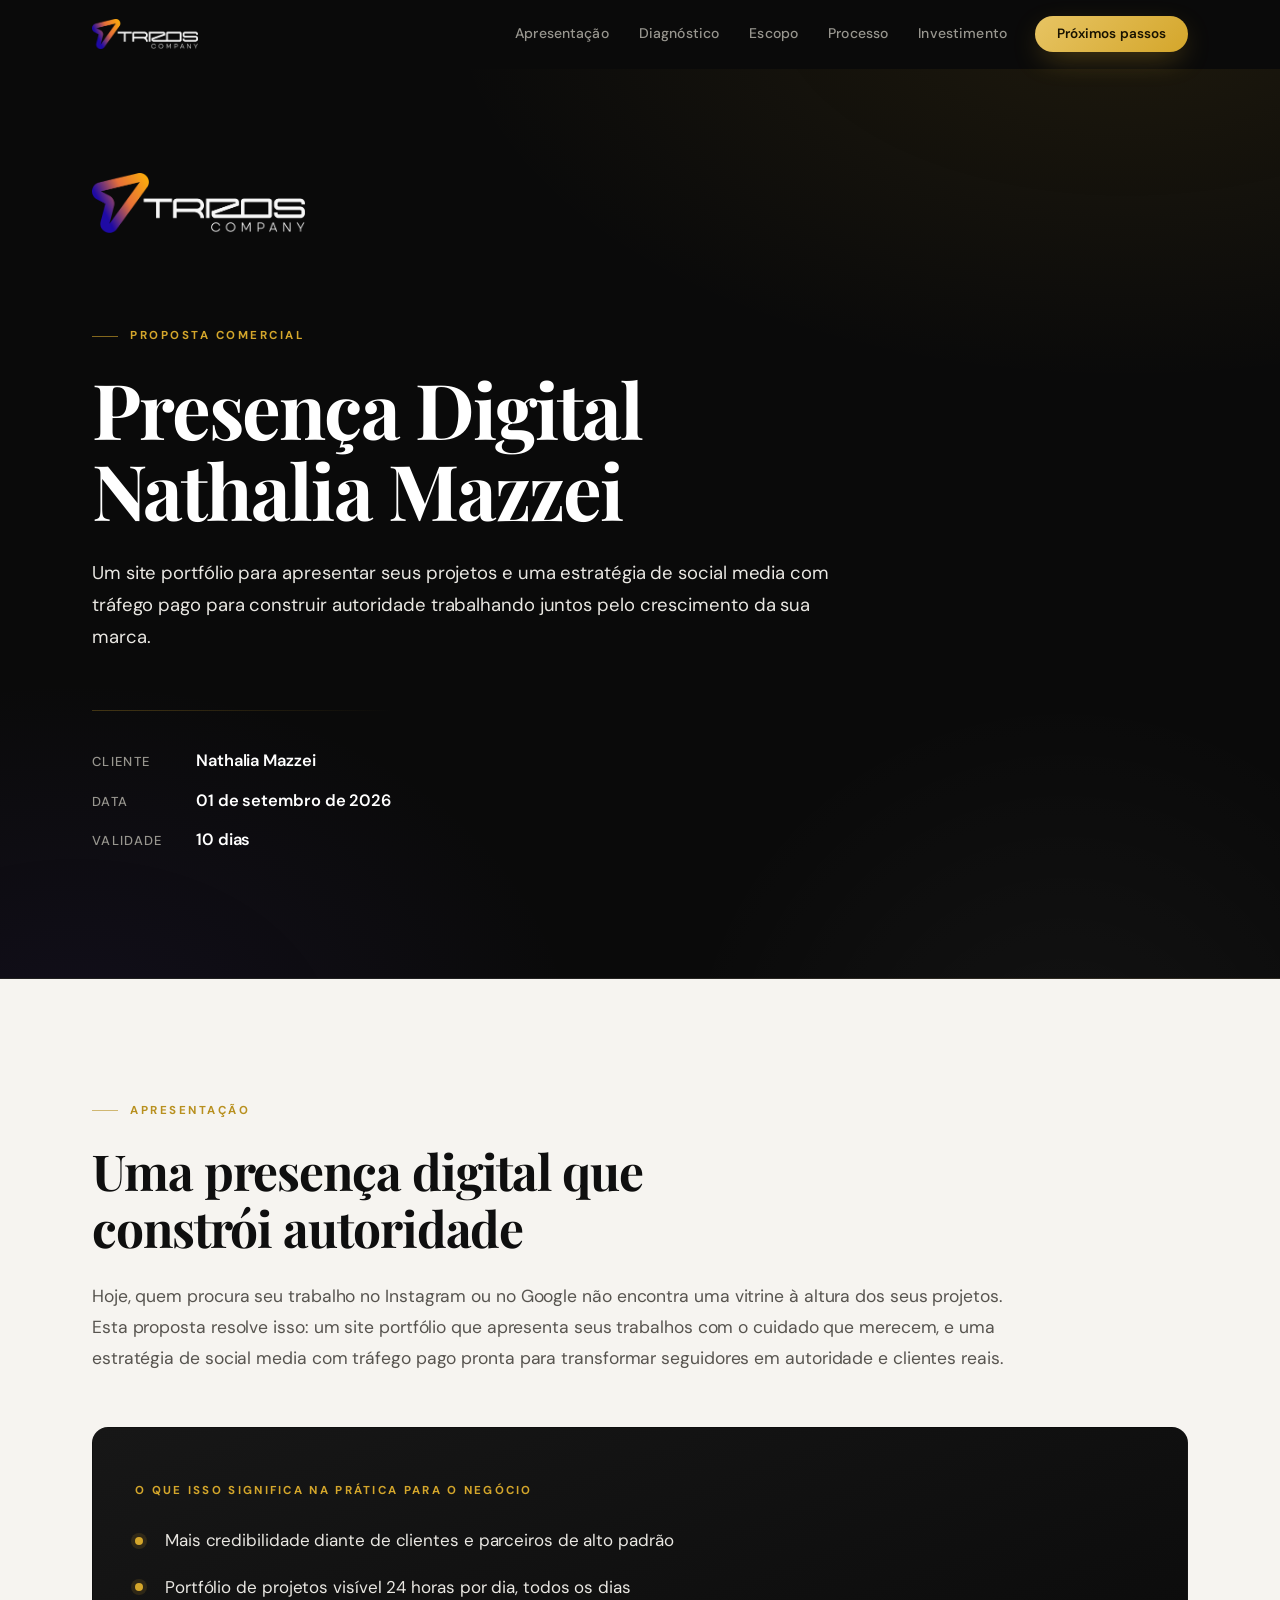
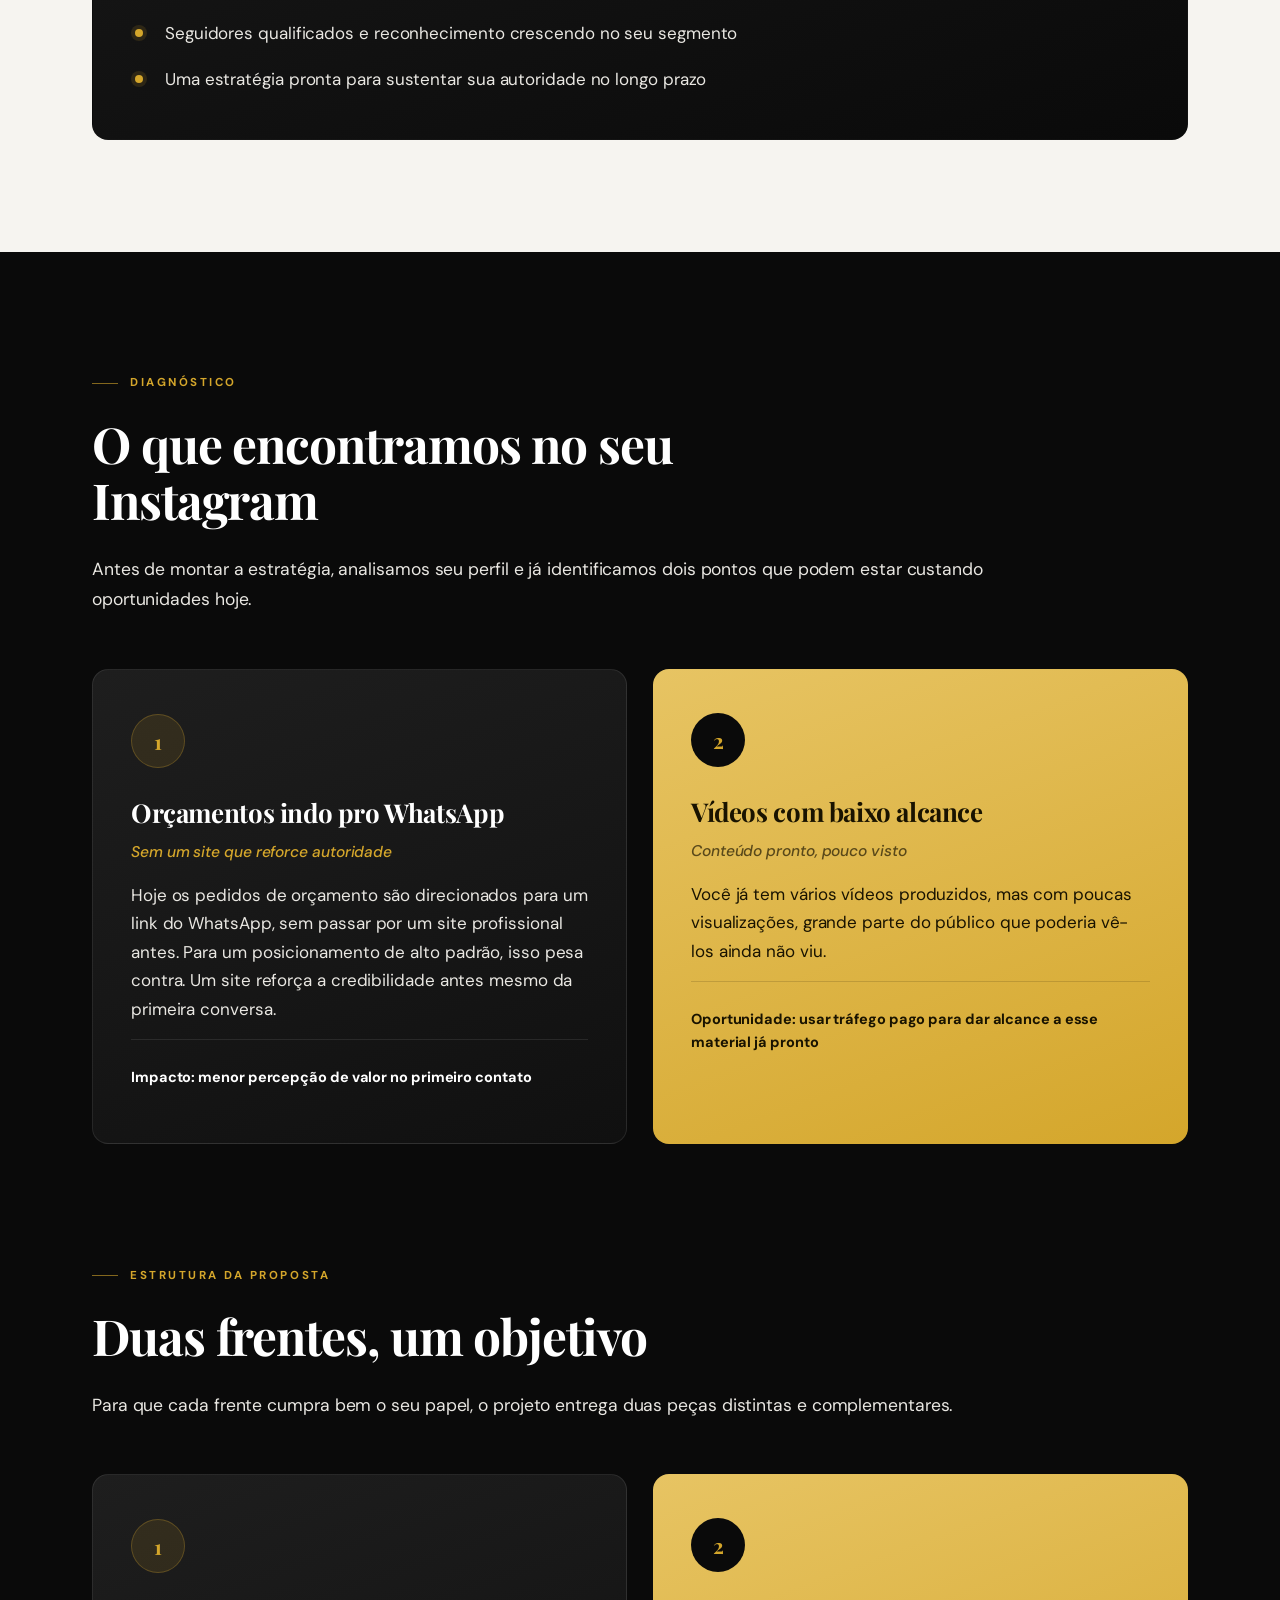
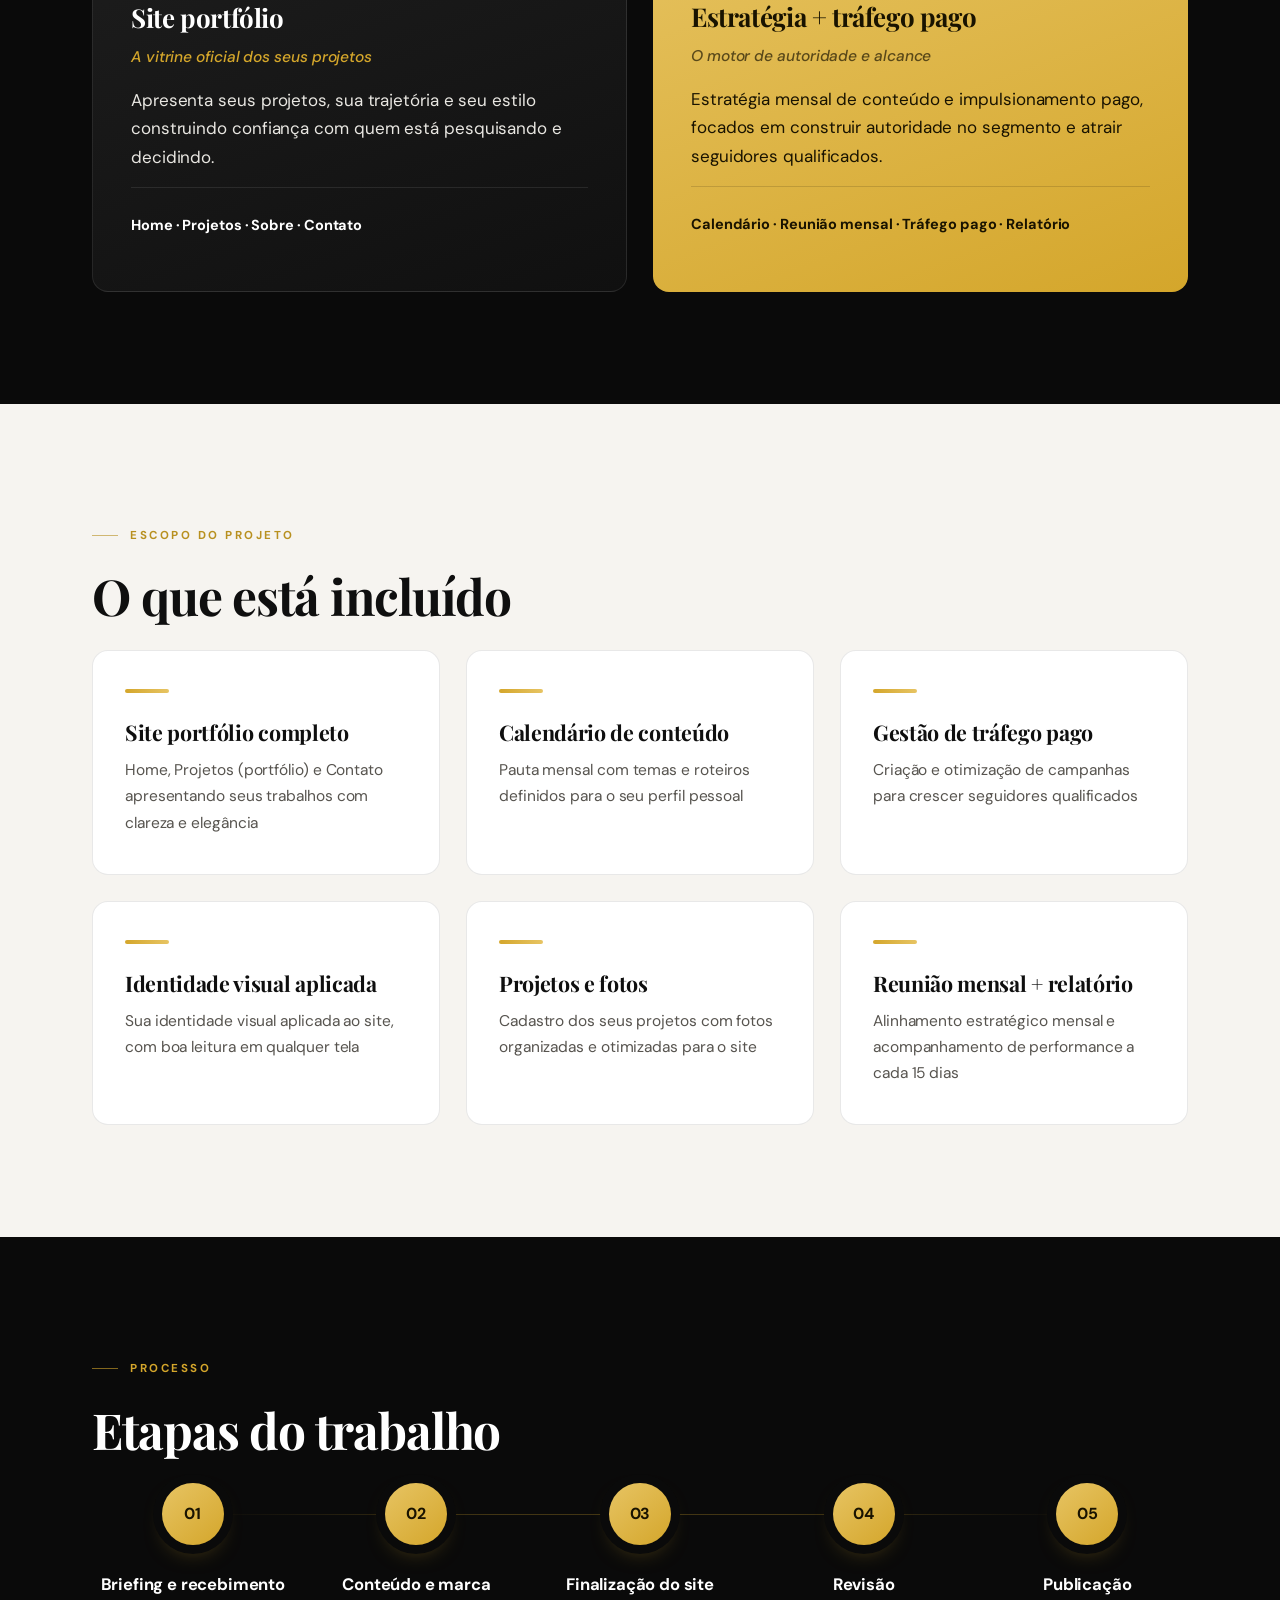
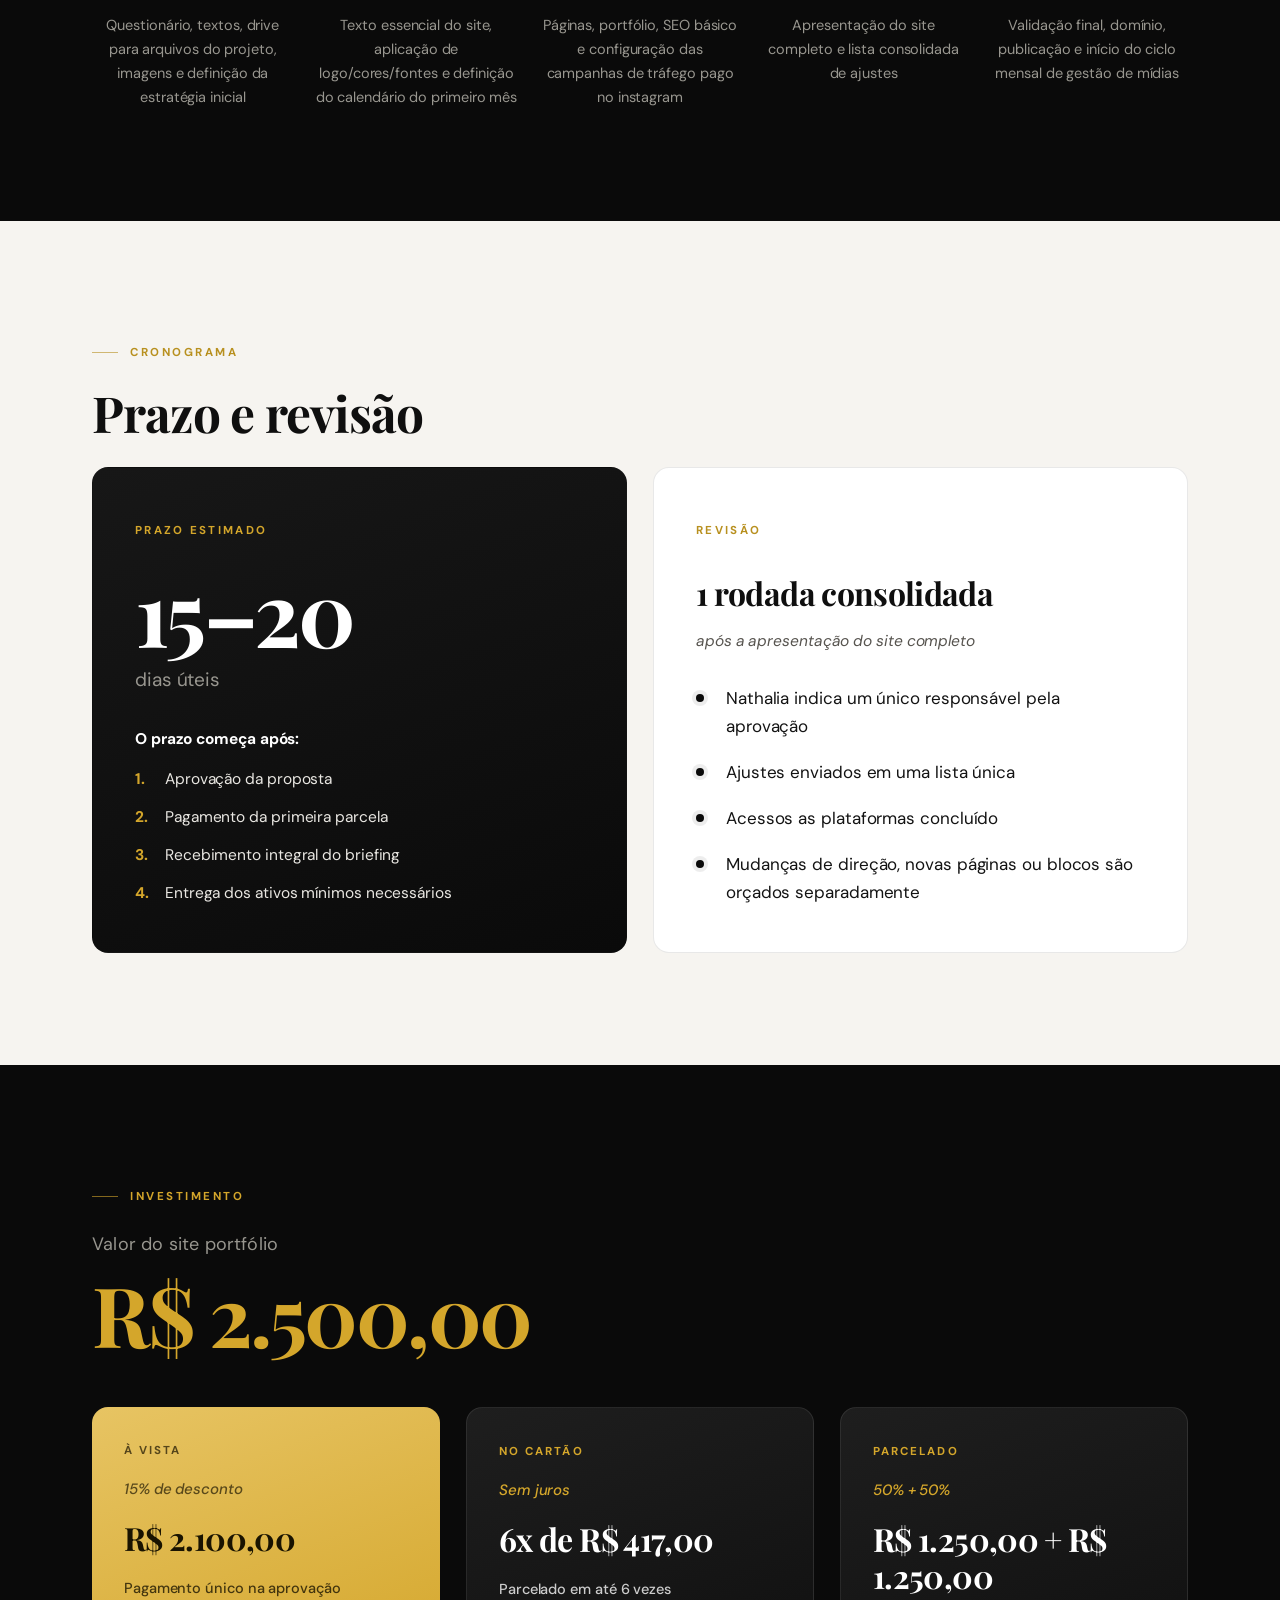
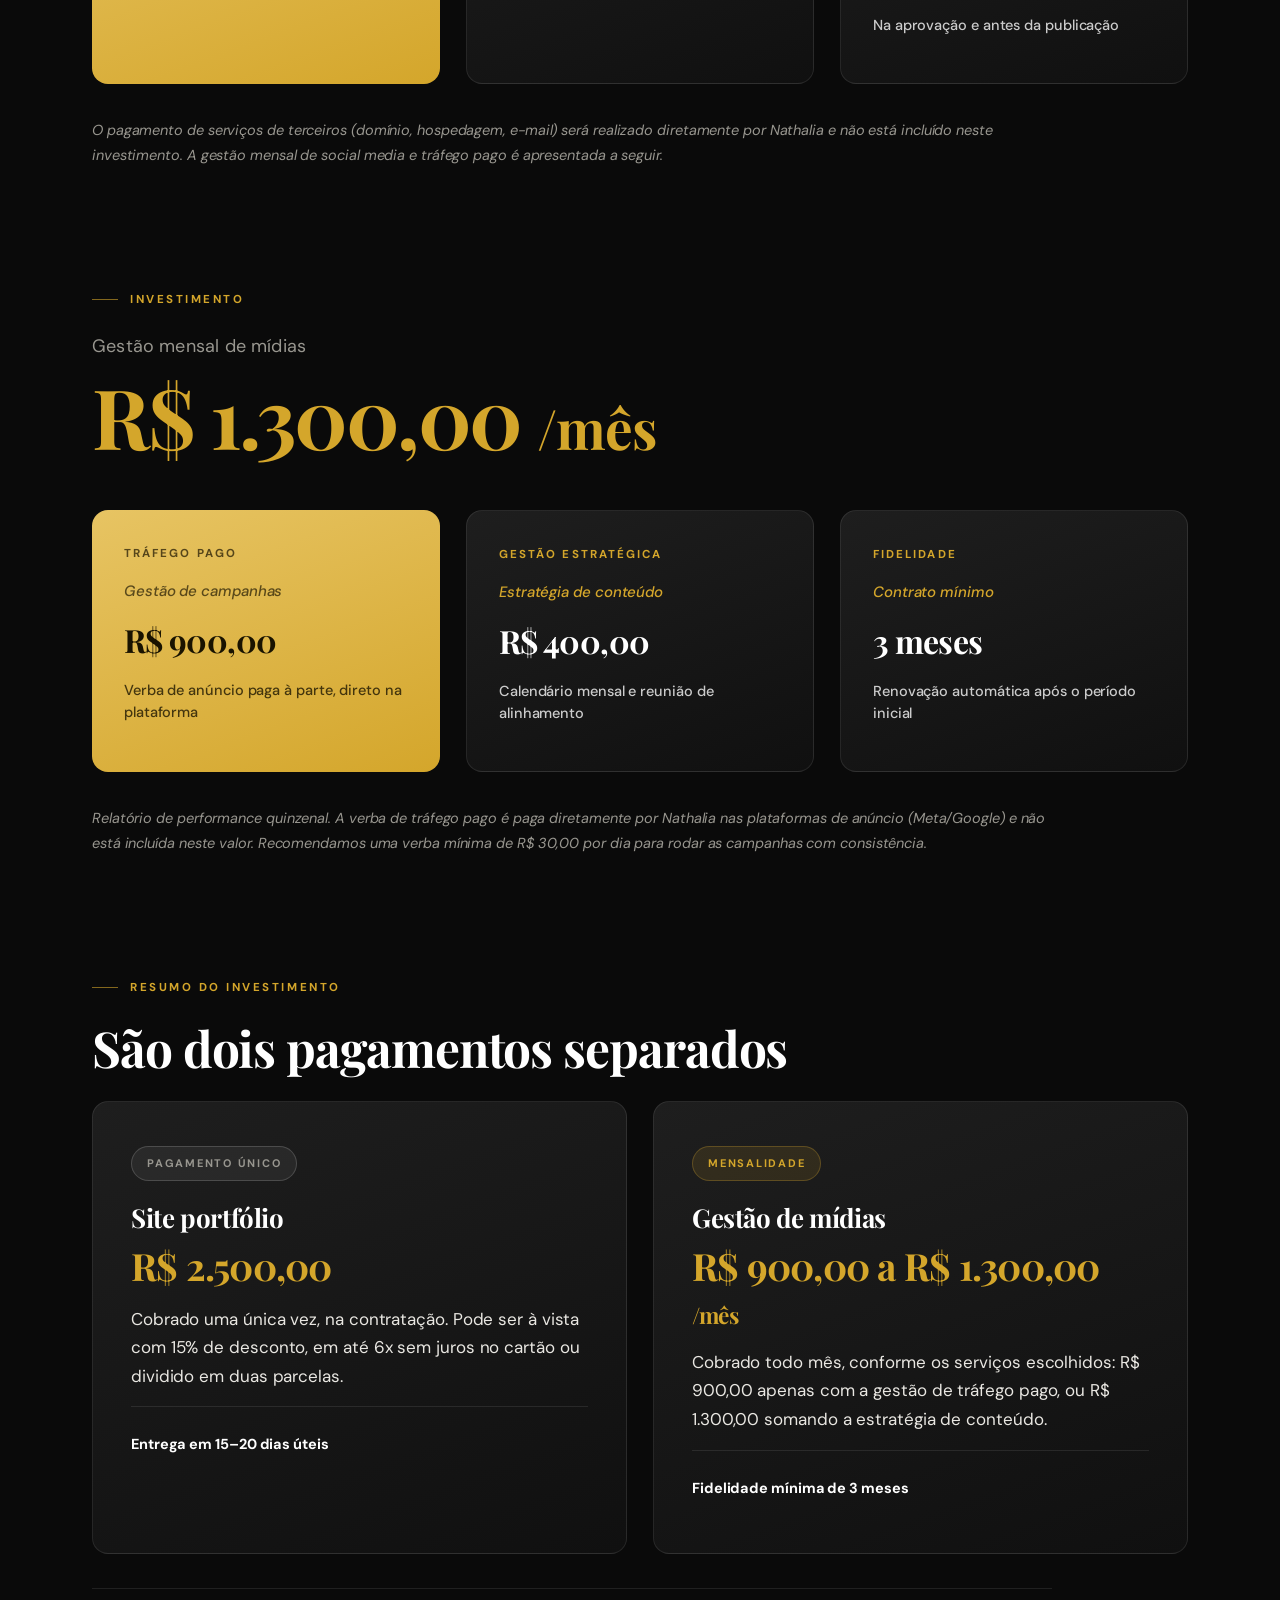
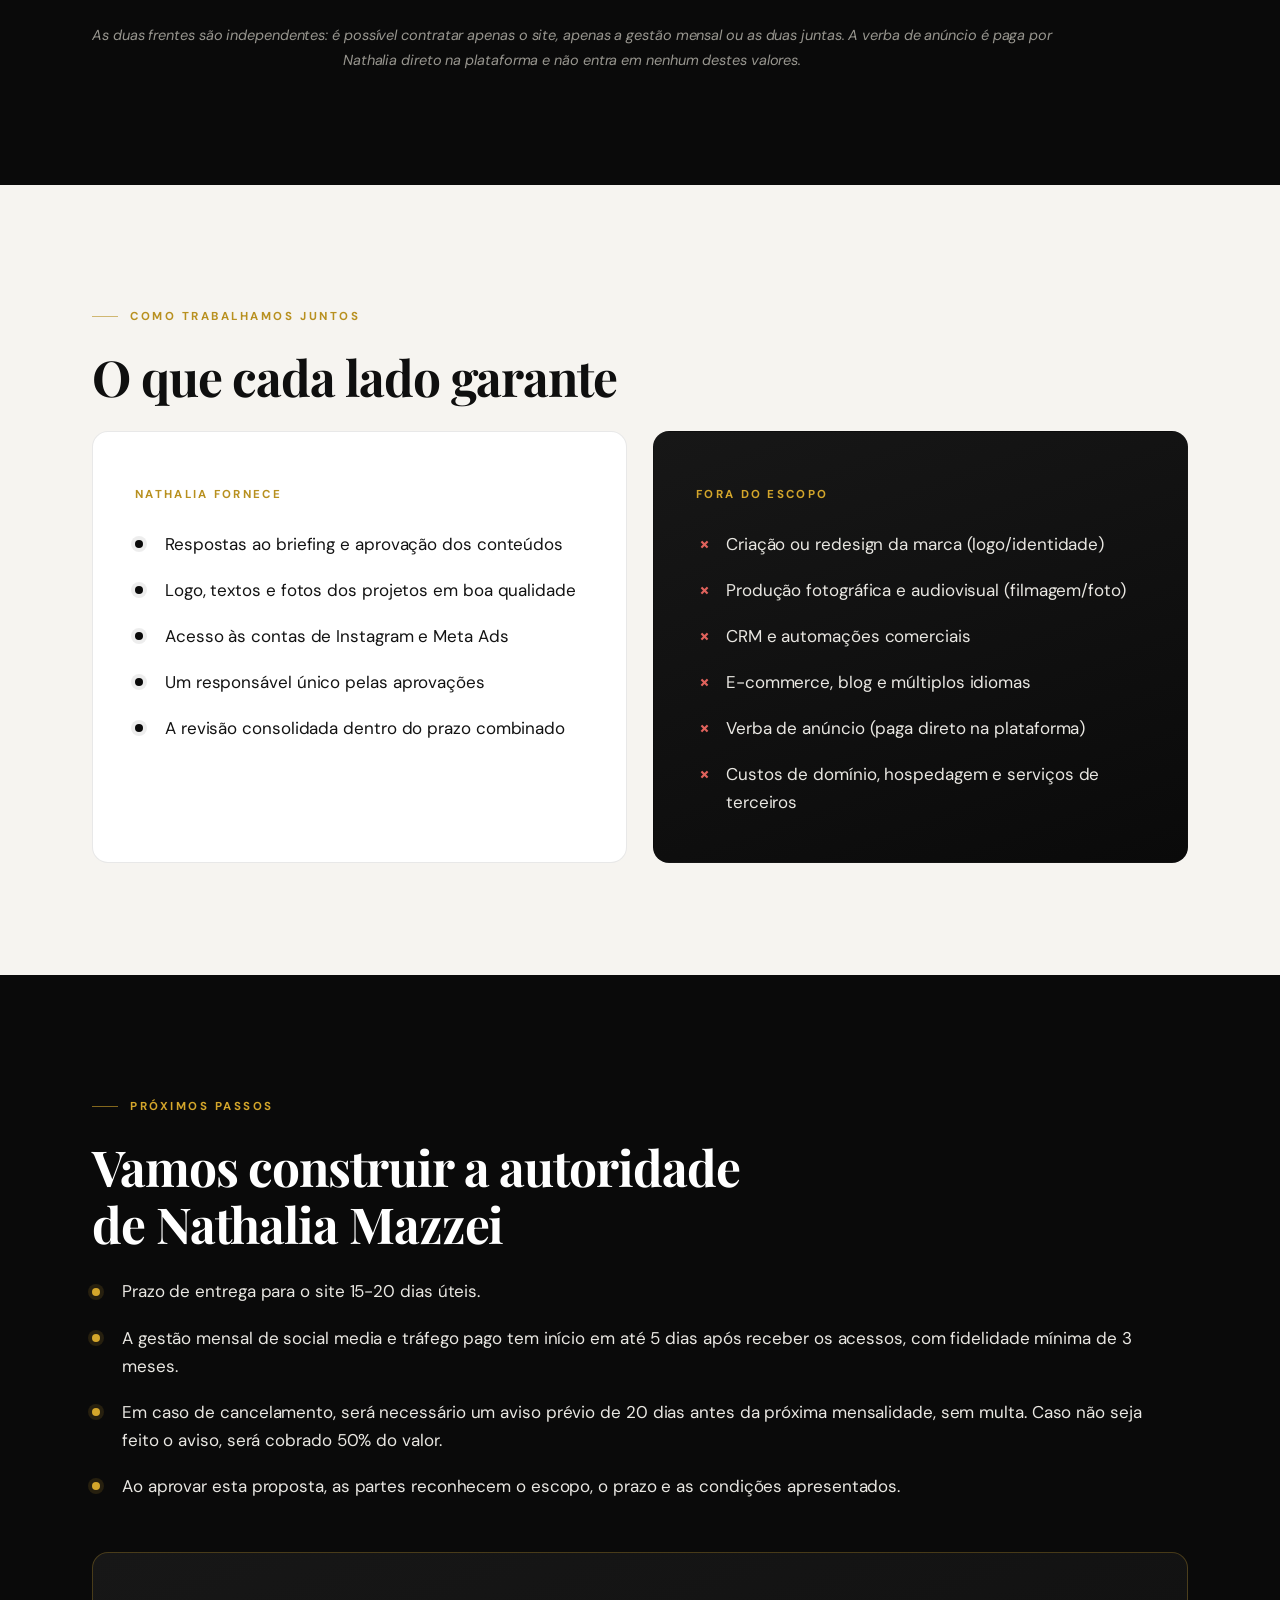
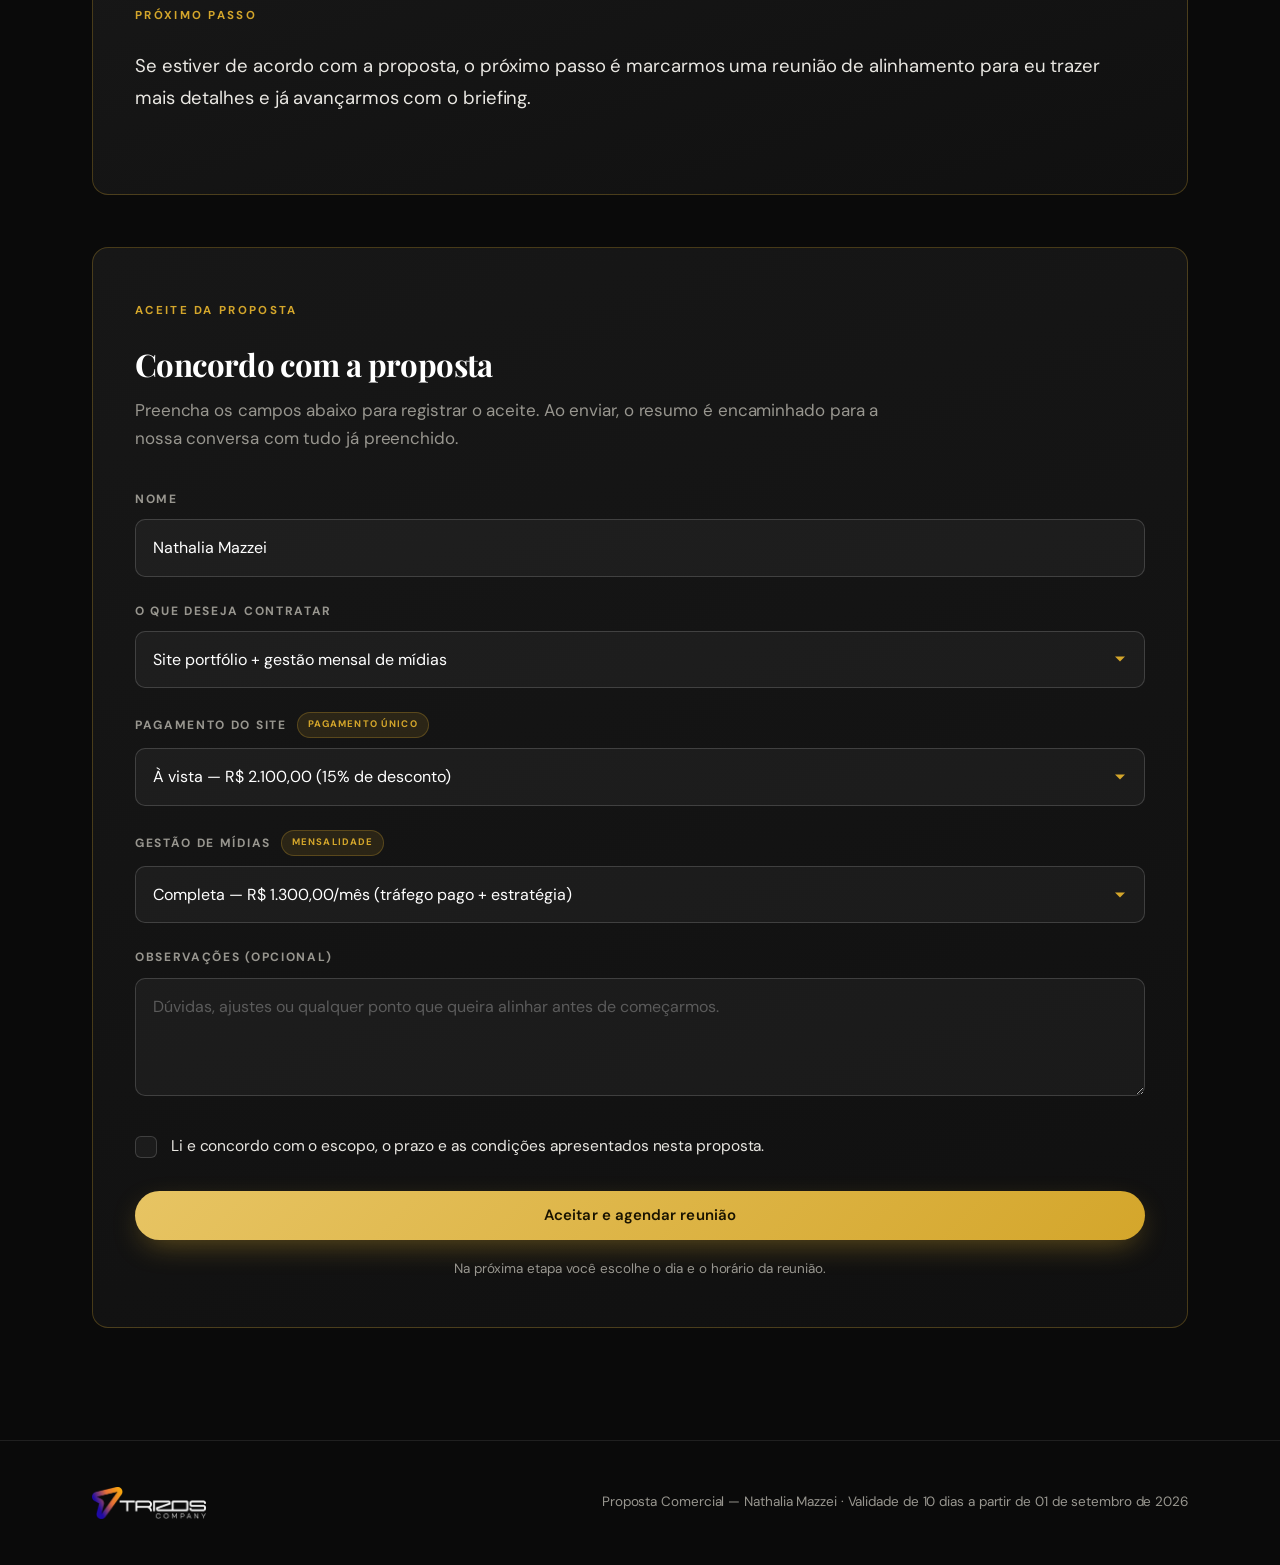
<file: index.html>
<!DOCTYPE html>
<html lang="pt-BR">
<head>
<meta charset="UTF-8">
<meta name="viewport" content="width=device-width, initial-scale=1">
<title>Proposta Comercial — Nathalia Mazzei | Trizos Company</title>
<meta name="description" content="Presença Digital Nathalia Mazzei: site portfólio e estratégia de social media com tráfego pago para construir autoridade.">
<meta property="og:title" content="Proposta Comercial — Nathalia Mazzei">
<meta property="og:description" content="Um site portfólio para apresentar seus projetos e uma estratégia de social media com tráfego pago para construir autoridade.">
<meta property="og:type" content="website">
<link rel="icon" href="assets/simbolo.png">
<link rel="preconnect" href="https://fonts.googleapis.com">
<link rel="preconnect" href="https://fonts.gstatic.com" crossorigin>
<link href="https://fonts.googleapis.com/css2?family=Playfair+Display:wght@600;700&family=DM+Sans:opsz,wght@9..40,400;9..40,500;9..40,600;9..40,700&display=swap" rel="stylesheet">
<link rel="stylesheet" href="style.css">
</head>
<body>

<!-- ======================= NAV ======================= -->
<header class="nav" id="nav">
  <div class="nav__inner">
    <a class="nav__logo" href="#topo"><img src="assets/logo-branca.png" alt="Trizos Company"></a>
    <nav class="nav__links">
      <a href="#apresentacao">Apresentação</a>
      <a href="#diagnostico">Diagnóstico</a>
      <a href="#escopo">Escopo</a>
      <a href="#processo">Processo</a>
      <a href="#investimento">Investimento</a>
    </nav>
    <a href="#proximos-passos" class="btn btn--gold btn--sm nav__cta">
      <span class="btn__long">Próximos passos</span>
      <span class="btn__short">Avançar</span>
    </a>
  </div>
</header>

<!-- ======================= CAPA ======================= -->
<section class="hero" id="topo">
  <div class="hero__glow" aria-hidden="true"></div>
  <div class="wrap">
    <img class="hero__logo" src="assets/logo-branca.png" alt="Trizos Company">
    <p class="eyebrow">Proposta Comercial</p>
    <h1 class="hero__title">Presença Digital<br>Nathalia Mazzei</h1>
    <p class="hero__lead">
      Um site portfólio para apresentar seus projetos e uma estratégia de social media
      com tráfego pago para construir autoridade trabalhando juntos pelo crescimento da sua marca.
    </p>
    <div class="hero__rule"></div>
    <dl class="hero__meta">
      <div><dt>Cliente</dt><dd>Nathalia Mazzei</dd></div>
      <div><dt>Data</dt><dd>01 de setembro de 2026</dd></div>
      <div><dt>Validade</dt><dd>10 dias</dd></div>
    </dl>
  </div>
</section>

<!-- ======================= APRESENTAÇÃO ======================= -->
<section class="sec sec--cream" id="apresentacao">
  <div class="wrap">
    <p class="eyebrow">Apresentação</p>
    <h2 class="sec__title">Uma presença digital que constrói autoridade</h2>
    <p class="sec__lead">
      Hoje, quem procura seu trabalho no Instagram ou no Google não encontra uma vitrine à altura
      dos seus projetos. Esta proposta resolve isso: um site portfólio que apresenta seus trabalhos
      com o cuidado que merecem, e uma estratégia de social media com tráfego pago pronta para
      transformar seguidores em autoridade e clientes reais.
    </p>

    <div class="panel panel--dark reveal">
      <p class="panel__label">O que isso significa na prática para o negócio</p>
      <ul class="list-dot">
        <li>Mais credibilidade diante de clientes e parceiros de alto padrão</li>
        <li>Portfólio de projetos visível 24 horas por dia, todos os dias</li>
        <li>Seguidores qualificados e reconhecimento crescendo no seu segmento</li>
        <li>Uma estratégia pronta para sustentar sua autoridade no longo prazo</li>
      </ul>
    </div>
  </div>
</section>

<!-- ======================= DIAGNÓSTICO ======================= -->
<section class="sec sec--dark" id="diagnostico">
  <div class="wrap">
    <p class="eyebrow">Diagnóstico</p>
    <h2 class="sec__title">O que encontramos no seu Instagram</h2>
    <p class="sec__lead">
      Antes de montar a estratégia, analisamos seu perfil e já identificamos dois pontos
      que podem estar custando oportunidades hoje.
    </p>

    <div class="grid grid-2">
      <article class="card card--dark reveal">
        <span class="num">1</span>
        <h3>Orçamentos indo pro WhatsApp</h3>
        <p class="card__sub">Sem um site que reforce autoridade</p>
        <p>
          Hoje os pedidos de orçamento são direcionados para um link do WhatsApp, sem passar por
          um site profissional antes. Para um posicionamento de alto padrão, isso pesa contra.
          Um site reforça a credibilidade antes mesmo da primeira conversa.
        </p>
        <p class="card__foot">Impacto: menor percepção de valor no primeiro contato</p>
      </article>

      <article class="card card--gold reveal">
        <span class="num">2</span>
        <h3>Vídeos com baixo alcance</h3>
        <p class="card__sub">Conteúdo pronto, pouco visto</p>
        <p>
          Você já tem vários vídeos produzidos, mas com poucas visualizações, grande parte do
          público que poderia vê-los ainda não viu.
        </p>
        <p class="card__foot">Oportunidade: usar tráfego pago para dar alcance a esse material já pronto</p>
      </article>
    </div>
  </div>
</section>

<!-- ======================= ESTRUTURA ======================= -->
<section class="sec sec--dark sec--tight" id="estrutura">
  <div class="wrap">
    <p class="eyebrow">Estrutura da proposta</p>
    <h2 class="sec__title">Duas frentes, um objetivo</h2>
    <p class="sec__lead">
      Para que cada frente cumpra bem o seu papel, o projeto entrega duas peças
      distintas e complementares.
    </p>

    <div class="grid grid-2">
      <article class="card card--dark reveal">
        <span class="num">1</span>
        <h3>Site portfólio</h3>
        <p class="card__sub">A vitrine oficial dos seus projetos</p>
        <p>
          Apresenta seus projetos, sua trajetória e seu estilo construindo confiança
          com quem está pesquisando e decidindo.
        </p>
        <p class="card__foot">Home · Projetos · Sobre · Contato</p>
      </article>

      <article class="card card--gold reveal">
        <span class="num">2</span>
        <h3>Estratégia + tráfego pago</h3>
        <p class="card__sub">O motor de autoridade e alcance</p>
        <p>
          Estratégia mensal de conteúdo e impulsionamento pago, focados em construir
          autoridade no segmento e atrair seguidores qualificados.
        </p>
        <p class="card__foot">Calendário · Reunião mensal · Tráfego pago · Relatório</p>
      </article>
    </div>
  </div>
</section>

<!-- ======================= ESCOPO ======================= -->
<section class="sec sec--cream" id="escopo">
  <div class="wrap">
    <p class="eyebrow">Escopo do projeto</p>
    <h2 class="sec__title">O que está incluído</h2>

    <div class="grid grid-3">
      <article class="tile reveal">
        <span class="tile__bar"></span>
        <h3>Site portfólio completo</h3>
        <p>Home, Projetos (portfólio) e Contato apresentando seus trabalhos com clareza e elegância</p>
      </article>
      <article class="tile reveal">
        <span class="tile__bar"></span>
        <h3>Calendário de conteúdo</h3>
        <p>Pauta mensal com temas e roteiros definidos para o seu perfil pessoal</p>
      </article>
      <article class="tile reveal">
        <span class="tile__bar"></span>
        <h3>Gestão de tráfego pago</h3>
        <p>Criação e otimização de campanhas para crescer seguidores qualificados</p>
      </article>
      <article class="tile reveal">
        <span class="tile__bar"></span>
        <h3>Identidade visual aplicada</h3>
        <p>Sua identidade visual aplicada ao site, com boa leitura em qualquer tela</p>
      </article>
      <article class="tile reveal">
        <span class="tile__bar"></span>
        <h3>Projetos e fotos</h3>
        <p>Cadastro dos seus projetos com fotos organizadas e otimizadas para o site</p>
      </article>
      <article class="tile reveal">
        <span class="tile__bar"></span>
        <h3>Reunião mensal + relatório</h3>
        <p>Alinhamento estratégico mensal e acompanhamento de performance a cada 15 dias</p>
      </article>
    </div>
  </div>
</section>

<!-- ======================= PROCESSO ======================= -->
<section class="sec sec--dark" id="processo">
  <div class="wrap">
    <p class="eyebrow">Processo</p>
    <h2 class="sec__title">Etapas do trabalho</h2>

    <ol class="timeline">
      <li class="reveal">
        <span class="timeline__dot">01</span>
        <h3>Briefing e recebimento</h3>
        <p>Questionário, textos, drive para arquivos do projeto, imagens e definição da estratégia inicial</p>
      </li>
      <li class="reveal">
        <span class="timeline__dot">02</span>
        <h3>Conteúdo e marca</h3>
        <p>Texto essencial do site, aplicação de logo/cores/fontes e definição do calendário do primeiro mês</p>
      </li>
      <li class="reveal">
        <span class="timeline__dot">03</span>
        <h3>Finalização do site</h3>
        <p>Páginas, portfólio, SEO básico e configuração das campanhas de tráfego pago no instagram</p>
      </li>
      <li class="reveal">
        <span class="timeline__dot">04</span>
        <h3>Revisão</h3>
        <p>Apresentação do site completo e lista consolidada de ajustes</p>
      </li>
      <li class="reveal">
        <span class="timeline__dot">05</span>
        <h3>Publicação</h3>
        <p>Validação final, domínio, publicação e início do ciclo mensal de gestão de mídias</p>
      </li>
    </ol>
  </div>
</section>

<!-- ======================= CRONOGRAMA ======================= -->
<section class="sec sec--cream" id="cronograma">
  <div class="wrap">
    <p class="eyebrow">Cronograma</p>
    <h2 class="sec__title">Prazo e revisão</h2>

    <div class="grid grid-2">
      <article class="panel panel--dark reveal">
        <p class="panel__label">Prazo estimado</p>
        <p class="bignum">15–20</p>
        <p class="bignum__unit">dias úteis</p>
        <p class="panel__sub">O prazo começa após:</p>
        <ol class="list-num">
          <li>Aprovação da proposta</li>
          <li>Pagamento da primeira parcela</li>
          <li>Recebimento integral do briefing</li>
          <li>Entrega dos ativos mínimos necessários</li>
        </ol>
      </article>

      <article class="panel panel--light reveal">
        <p class="panel__label">Revisão</p>
        <h3 class="panel__title">1 rodada consolidada</h3>
        <p class="panel__note">após a apresentação do site completo</p>
        <ul class="list-dot list-dot--ink">
          <li>Nathalia indica um único responsável pela aprovação</li>
          <li>Ajustes enviados em uma lista única</li>
          <li>Acessos as plataformas concluído</li>
          <li>Mudanças de direção, novas páginas ou blocos são orçados separadamente</li>
        </ul>
      </article>
    </div>
  </div>
</section>

<!-- ======================= INVESTIMENTO — SITE ======================= -->
<section class="sec sec--dark" id="investimento">
  <div class="wrap">
    <p class="eyebrow">Investimento</p>
    <p class="price__label">Valor do site portfólio</p>
    <p class="price">R$ 2.500,00</p>

    <div class="grid grid-3">
      <article class="card card--gold card--price reveal">
        <p class="card__kicker">À vista</p>
        <p class="card__sub">15% de desconto</p>
        <p class="card__value">R$ 2.100,00</p>
        <p class="card__foot card__foot--soft">Pagamento único na aprovação</p>
      </article>
      <article class="card card--dark card--price reveal">
        <p class="card__kicker">No cartão</p>
        <p class="card__sub">Sem juros</p>
        <p class="card__value">6x de R$ 417,00</p>
        <p class="card__foot card__foot--soft">Parcelado em até 6 vezes</p>
      </article>
      <article class="card card--dark card--price reveal">
        <p class="card__kicker">Parcelado</p>
        <p class="card__sub">50% + 50%</p>
        <p class="card__value">R$ 1.250,00 + R$ 1.250,00</p>
        <p class="card__foot card__foot--soft">Na aprovação e antes da publicação</p>
      </article>
    </div>

    <p class="fineprint">
      O pagamento de serviços de terceiros (domínio, hospedagem, e-mail) será realizado diretamente
      por Nathalia e não está incluído neste investimento. A gestão mensal de social media e tráfego
      pago é apresentada a seguir.
    </p>
  </div>
</section>

<!-- ======================= INVESTIMENTO — MENSAL ======================= -->
<section class="sec sec--dark sec--tight" id="mensal">
  <div class="wrap">
    <p class="eyebrow">Investimento</p>
    <p class="price__label">Gestão mensal de mídias</p>
    <p class="price">R$ 1.300,00 <span>/mês</span></p>

    <div class="grid grid-3">
      <article class="card card--gold card--price reveal">
        <p class="card__kicker">Tráfego pago</p>
        <p class="card__sub">Gestão de campanhas</p>
        <p class="card__value">R$ 900,00</p>
        <p class="card__foot card__foot--soft">Verba de anúncio paga à parte, direto na plataforma</p>
      </article>
      <article class="card card--dark card--price reveal">
        <p class="card__kicker">Gestão estratégica</p>
        <p class="card__sub">Estratégia de conteúdo</p>
        <p class="card__value">R$ 400,00</p>
        <p class="card__foot card__foot--soft">Calendário mensal e reunião de alinhamento</p>
      </article>
      <article class="card card--dark card--price reveal">
        <p class="card__kicker">Fidelidade</p>
        <p class="card__sub">Contrato mínimo</p>
        <p class="card__value">3 meses</p>
        <p class="card__foot card__foot--soft">Renovação automática após o período inicial</p>
      </article>
    </div>

    <p class="fineprint">
      Relatório de performance quinzenal. A verba de tráfego pago é paga diretamente por Nathalia
      nas plataformas de anúncio (Meta/Google) e não está incluída neste valor. Recomendamos uma
      verba mínima de R$ 30,00 por dia para rodar as campanhas com consistência.
    </p>
  </div>
</section>

<!-- ======================= RESUMO DO INVESTIMENTO ======================= -->
<section class="sec sec--dark sec--tight" id="resumo-investimento">
  <div class="wrap">
    <p class="eyebrow">Resumo do investimento</p>
    <h2 class="sec__title">São dois pagamentos separados</h2>

    <div class="grid grid-2">
      <article class="card card--dark reveal">
        <span class="badge">Pagamento único</span>
        <h3>Site portfólio</h3>
        <p class="card__value card__value--lg">R$ 2.500,00</p>
        <p>
          Cobrado uma única vez, na contratação. Pode ser à vista com 15% de desconto,
          em até 6x sem juros no cartão ou dividido em duas parcelas.
        </p>
        <p class="card__foot">Entrega em 15–20 dias úteis</p>
      </article>

      <article class="card card--dark reveal">
        <span class="badge badge--gold">Mensalidade</span>
        <h3>Gestão de mídias</h3>
        <p class="card__value card__value--lg">R$ 900,00 a R$ 1.300,00 <span>/mês</span></p>
        <p>
          Cobrado todo mês, conforme os serviços escolhidos: R$ 900,00 apenas com a gestão
          de tráfego pago, ou R$ 1.300,00 somando a estratégia de conteúdo.
        </p>
        <p class="card__foot">Fidelidade mínima de 3 meses</p>
      </article>
    </div>

    <p class="fineprint fineprint--center">
      As duas frentes são independentes: é possível contratar apenas o site, apenas a gestão
      mensal ou as duas juntas. A verba de anúncio é paga por Nathalia direto na plataforma
      e não entra em nenhum destes valores.
    </p>
  </div>
</section>

<!-- ======================= RESPONSABILIDADES ======================= -->
<section class="sec sec--cream" id="responsabilidades">
  <div class="wrap">
    <p class="eyebrow">Como trabalhamos juntos</p>
    <h2 class="sec__title">O que cada lado garante</h2>

    <div class="grid grid-2">
      <article class="panel panel--light reveal">
        <p class="panel__label">Nathalia fornece</p>
        <ul class="list-dot list-dot--ink">
          <li>Respostas ao briefing e aprovação dos conteúdos</li>
          <li>Logo, textos e fotos dos projetos em boa qualidade</li>
          <li>Acesso às contas de Instagram e Meta Ads</li>
          <li>Um responsável único pelas aprovações</li>
          <li>A revisão consolidada dentro do prazo combinado</li>
        </ul>
      </article>

      <article class="panel panel--dark reveal">
        <p class="panel__label">Fora do escopo</p>
        <ul class="list-x">
          <li>Criação ou redesign da marca (logo/identidade)</li>
          <li>Produção fotográfica e audiovisual (filmagem/foto)</li>
          <li>CRM e automações comerciais</li>
          <li>E-commerce, blog e múltiplos idiomas</li>
          <li>Verba de anúncio (paga direto na plataforma)</li>
          <li>Custos de domínio, hospedagem e serviços de terceiros</li>
        </ul>
      </article>
    </div>
  </div>
</section>

<!-- ======================= PRÓXIMOS PASSOS ======================= -->
<section class="sec sec--dark" id="proximos-passos">
  <div class="wrap">
    <p class="eyebrow">Próximos passos</p>
    <h2 class="sec__title">Vamos construir a autoridade de Nathalia Mazzei</h2>

    <ul class="list-dot list-dot--wide">
      <li>Prazo de entrega para o site 15-20 dias úteis.</li>
      <li>A gestão mensal de social media e tráfego pago tem início em até 5 dias após receber os acessos, com fidelidade mínima de 3 meses.</li>
      <li>Em caso de cancelamento, será necessário um aviso prévio de 20 dias antes da próxima mensalidade, sem multa. Caso não seja feito o aviso, será cobrado 50% do valor.</li>
      <li>Ao aprovar esta proposta, as partes reconhecem o escopo, o prazo e as condições apresentados.</li>
    </ul>

    <div class="panel panel--outline reveal">
      <p class="panel__label">Próximo passo</p>
      <p class="panel__big">
        Se estiver de acordo com a proposta, o próximo passo é marcarmos uma reunião de alinhamento
        para eu trazer mais detalhes e já avançarmos com o briefing.
      </p>
    </div>

    <!-- formulário de aceite -->
    <form class="accept reveal" id="form-aceite" novalidate>
      <p class="panel__label">Aceite da proposta</p>
      <h3 class="accept__title">Concordo com a proposta</h3>
      <p class="accept__intro">
        Preencha os campos abaixo para registrar o aceite. Ao enviar, o resumo é
        encaminhado para a nossa conversa com tudo já preenchido.
      </p>

      <div class="field">
        <label for="nome">Nome</label>
        <input type="text" id="nome" name="nome" value="Nathalia Mazzei" autocomplete="name">
      </div>

      <div class="field">
        <label for="escopo">O que deseja contratar</label>
        <select id="escopo" name="escopo">
          <option value="Site portfólio + gestão mensal de mídias">Site portfólio + gestão mensal de mídias</option>
          <option value="Somente o site portfólio">Somente o site portfólio</option>
          <option value="Somente a gestão mensal de mídias">Somente a gestão mensal de mídias</option>
          <option value="Ainda tenho dúvidas, quero conversar">Ainda tenho dúvidas, quero conversar</option>
        </select>
      </div>

      <div class="field" id="campo-pagamento">
        <label for="pagamento">Pagamento do site <span class="field__tag">pagamento único</span></label>
        <select id="pagamento" name="pagamento">
          <option value="À vista — R$ 2.100,00 (15% de desconto)">À vista — R$ 2.100,00 (15% de desconto)</option>
          <option value="No cartão — 6x de R$ 417,00 sem juros">No cartão — 6x de R$ 417,00 sem juros</option>
          <option value="Parcelado — R$ 1.250,00 + R$ 1.250,00">Parcelado — R$ 1.250,00 + R$ 1.250,00</option>
          <option value="Prefiro definir na reunião">Prefiro definir na reunião</option>
        </select>
      </div>

      <div class="field" id="campo-plano">
        <label for="plano">Gestão de mídias <span class="field__tag">mensalidade</span></label>
        <select id="plano" name="plano">
          <option value="Completa — R$ 1.300,00/mês (tráfego pago + estratégia de conteúdo)">Completa — R$ 1.300,00/mês (tráfego pago + estratégia)</option>
          <option value="Somente tráfego pago — R$ 900,00/mês">Somente tráfego pago — R$ 900,00/mês</option>
          <option value="Prefiro definir na reunião">Prefiro definir na reunião</option>
        </select>
      </div>

      <div class="field">
        <label for="observacoes">Observações (opcional)</label>
        <textarea id="observacoes" name="observacoes" placeholder="Dúvidas, ajustes ou qualquer ponto que queira alinhar antes de começarmos."></textarea>
      </div>

      <label class="check">
        <input type="checkbox" id="concordo" name="concordo">
        <span>Li e concordo com o escopo, o prazo e as condições apresentados nesta proposta.</span>
      </label>

      <button type="submit" class="btn btn--gold btn--block" id="btn-enviar">Aceitar e agendar reunião</button>
      <p class="accept__note" id="aceite-nota">Na próxima etapa você escolhe o dia e o horário da reunião.</p>
    </form>
  </div>
</section>

<!-- ======================= RODAPÉ ======================= -->
<footer class="foot">
  <div class="wrap foot__inner">
    <img class="foot__logo" src="assets/logo-branca.png" alt="Trizos Company">
    <p>Proposta Comercial — Nathalia Mazzei · Validade de 10 dias a partir de 01 de setembro de 2026</p>
  </div>
</footer>

<script src="js/config.js"></script>
<script>
  // reveal on scroll
  var io = new IntersectionObserver(function (entries) {
    entries.forEach(function (e) {
      if (e.isIntersecting) { e.target.classList.add('is-in'); io.unobserve(e.target); }
    });
  }, { threshold: 0.12 });
  document.querySelectorAll('.reveal').forEach(function (el) { io.observe(el); });

  // nav com fundo ao rolar
  var nav = document.getElementById('nav');
  addEventListener('scroll', function () {
    nav.classList.toggle('is-stuck', scrollY > 40);
  }, { passive: true });

  /* -----------------------------------------------------------
     Formulário de aceite

     Fechou (site / gestão / ambos) -> segue para o agendamento
     Só tem dúvidas                 -> vai direto para a conversa
     ----------------------------------------------------------- */
  var DUVIDA = 'Ainda tenho dúvidas, quero conversar';
  var SO_SITE = 'Somente o site portfólio';
  var SO_GESTAO = 'Somente a gestão mensal de mídias';

  var form = document.getElementById('form-aceite');
  var nota = document.getElementById('aceite-nota');
  var selEscopo = document.getElementById('escopo');
  var btnEnviar = document.getElementById('btn-enviar');
  var campoPagamento = document.getElementById('campo-pagamento');
  var campoPlano = document.getElementById('campo-plano');

  function querSite() {
    var v = selEscopo.value;
    return v !== DUVIDA && v !== SO_GESTAO;
  }
  function querGestao() {
    var v = selEscopo.value;
    return v !== DUVIDA && v !== SO_SITE;
  }

  // só pergunta o pagamento do que ela de fato está contratando
  function ajustarFormulario() {
    var duvida = selEscopo.value === DUVIDA;

    campoPagamento.hidden = !querSite();
    campoPlano.hidden = !querGestao();

    btnEnviar.textContent = duvida ? 'Falar no WhatsApp' : 'Aceitar e agendar reunião';
    nota.textContent = duvida
      ? 'Você será levada para a conversa no WhatsApp.'
      : 'Na próxima etapa você escolhe o dia e o horário da reunião.';
    nota.style.color = '';
  }

  selEscopo.addEventListener('change', ajustarFormulario);
  ajustarFormulario();

  form.addEventListener('submit', function (ev) {
    ev.preventDefault();

    var concordo = document.getElementById('concordo');
    var escopo = selEscopo.value;
    var duvida = escopo === DUVIDA;

    // o aceite formal só é exigido de quem está fechando
    if (!duvida && !concordo.checked) {
      nota.textContent = 'É preciso marcar o aceite antes de continuar.';
      nota.style.color = '#E0625C';
      concordo.focus();
      return;
    }

    var dados = {
      nome: document.getElementById('nome').value.trim() || 'Nathalia Mazzei',
      escopo: escopo,
      pagamento: querSite() ? document.getElementById('pagamento').value : '',
      plano: querGestao() ? document.getElementById('plano').value : '',
      observacoes: document.getElementById('observacoes').value.trim()
    };

    if (duvida) {
      var linhas = ['Olá! Vi a proposta e queria conversar antes de decidir.', '', 'Nome: ' + dados.nome];
      if (dados.observacoes) linhas.push('', 'Dúvidas:', dados.observacoes);

      nota.textContent = 'Abrindo o WhatsApp…';
      window.location.href = 'https://wa.me/' + window.TRIZOS.whatsapp +
                             '?text=' + encodeURIComponent(linhas.join('\n'));
      return;
    }

    try {
      sessionStorage.setItem('aceiteProposta', JSON.stringify(dados));
    } catch (e) {
      // navegador sem sessionStorage: cai para o WhatsApp em vez de travar
      var alt = [
        'ACEITE DA PROPOSTA', '',
        'Nome: ' + dados.nome,
        'Contratação: ' + dados.escopo
      ];
      if (dados.pagamento) alt.push('Pagamento do site: ' + dados.pagamento);
      if (dados.plano) alt.push('Gestão de mídias: ' + dados.plano);
      if (dados.observacoes) alt.push('', 'Observações:', dados.observacoes);
      window.location.href = 'https://wa.me/' + window.TRIZOS.whatsapp +
                             '?text=' + encodeURIComponent(alt.join('\n'));
      return;
    }

    window.location.href = 'agendamento.html';
  });
</script>

</body>
</html>
</file>
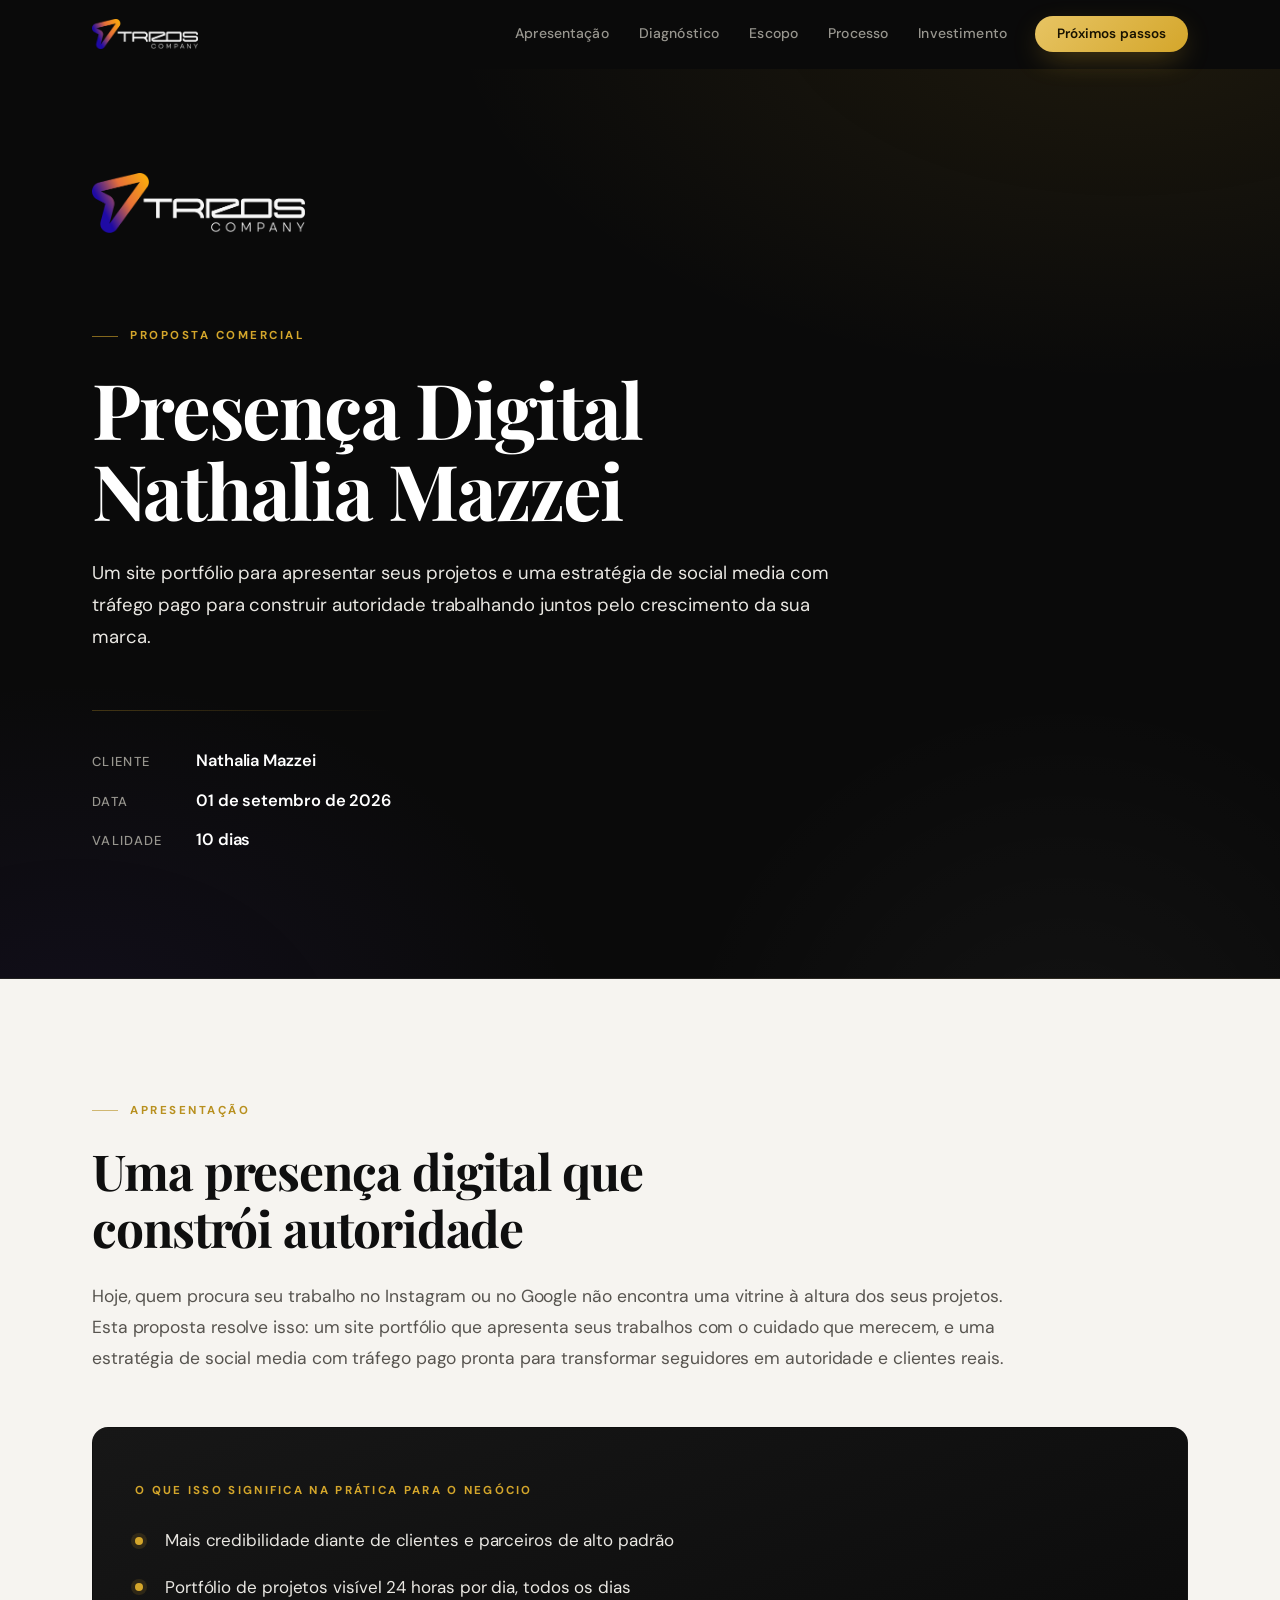
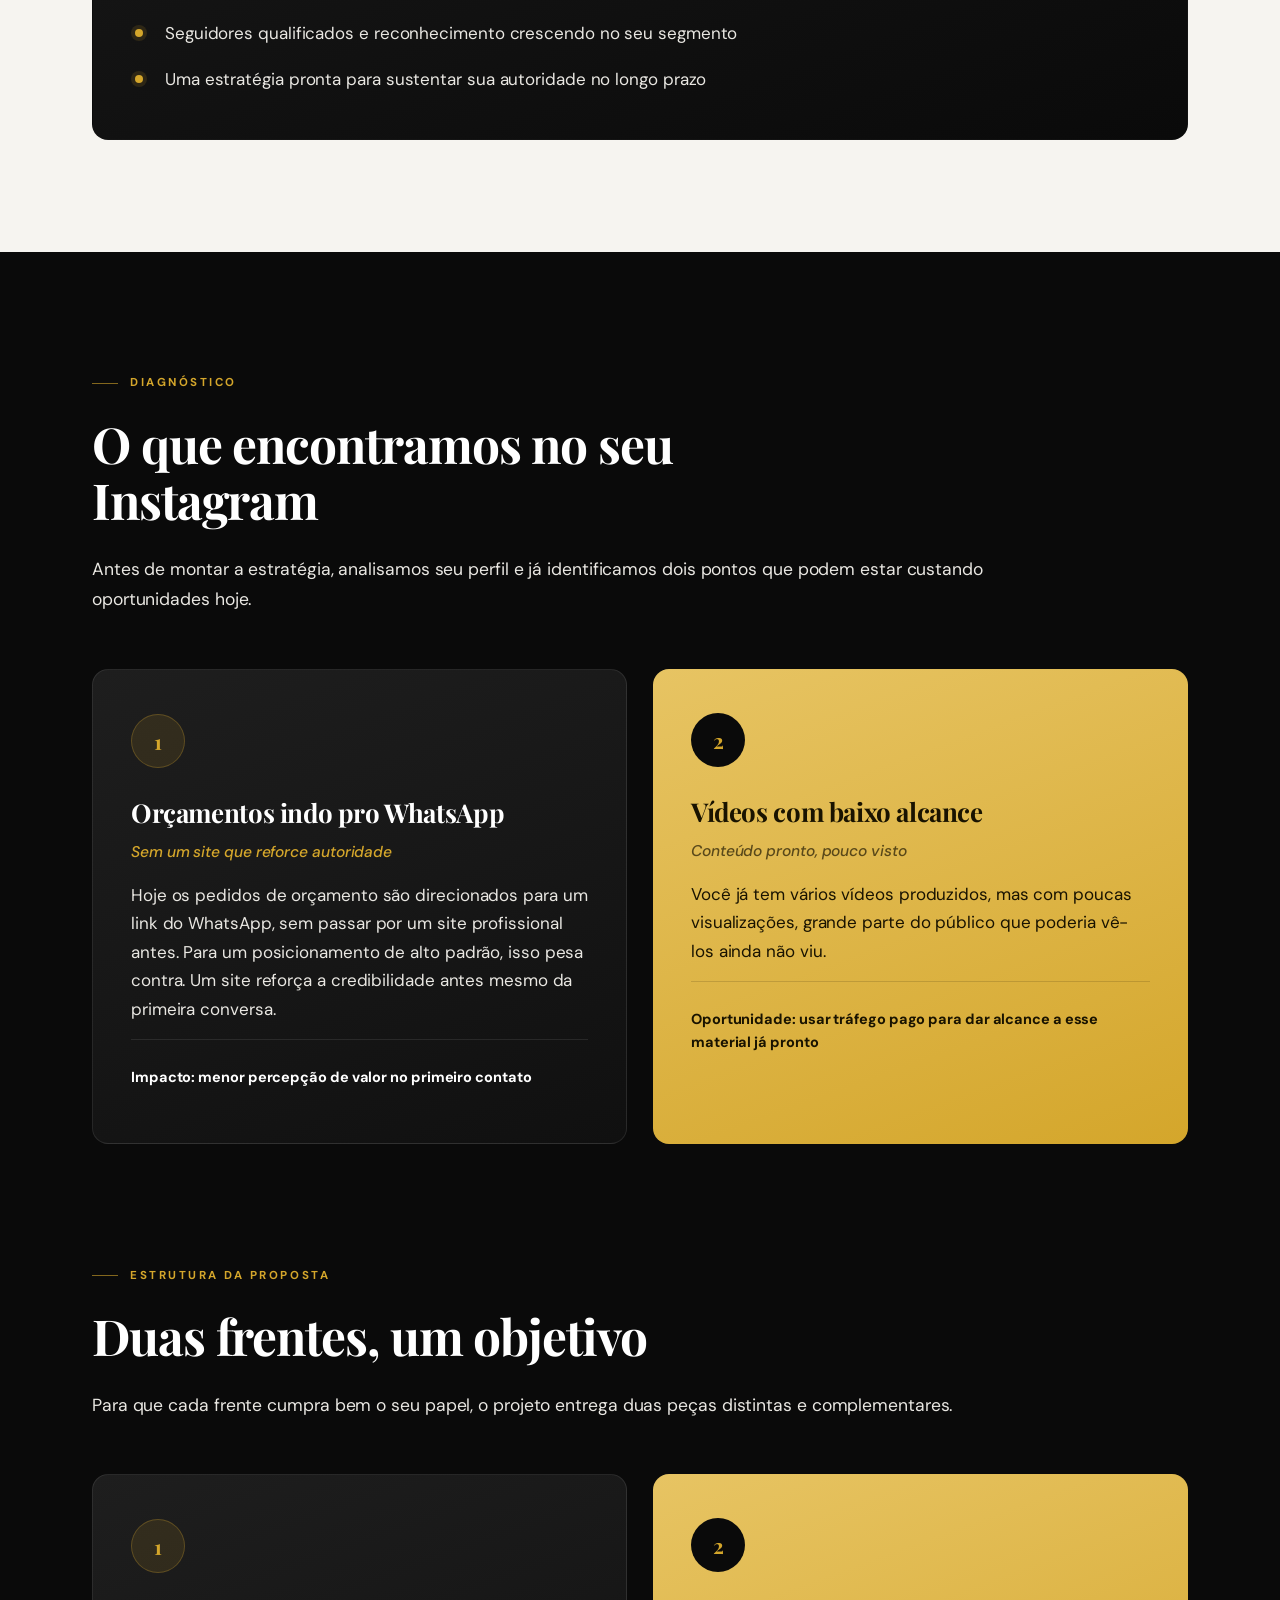
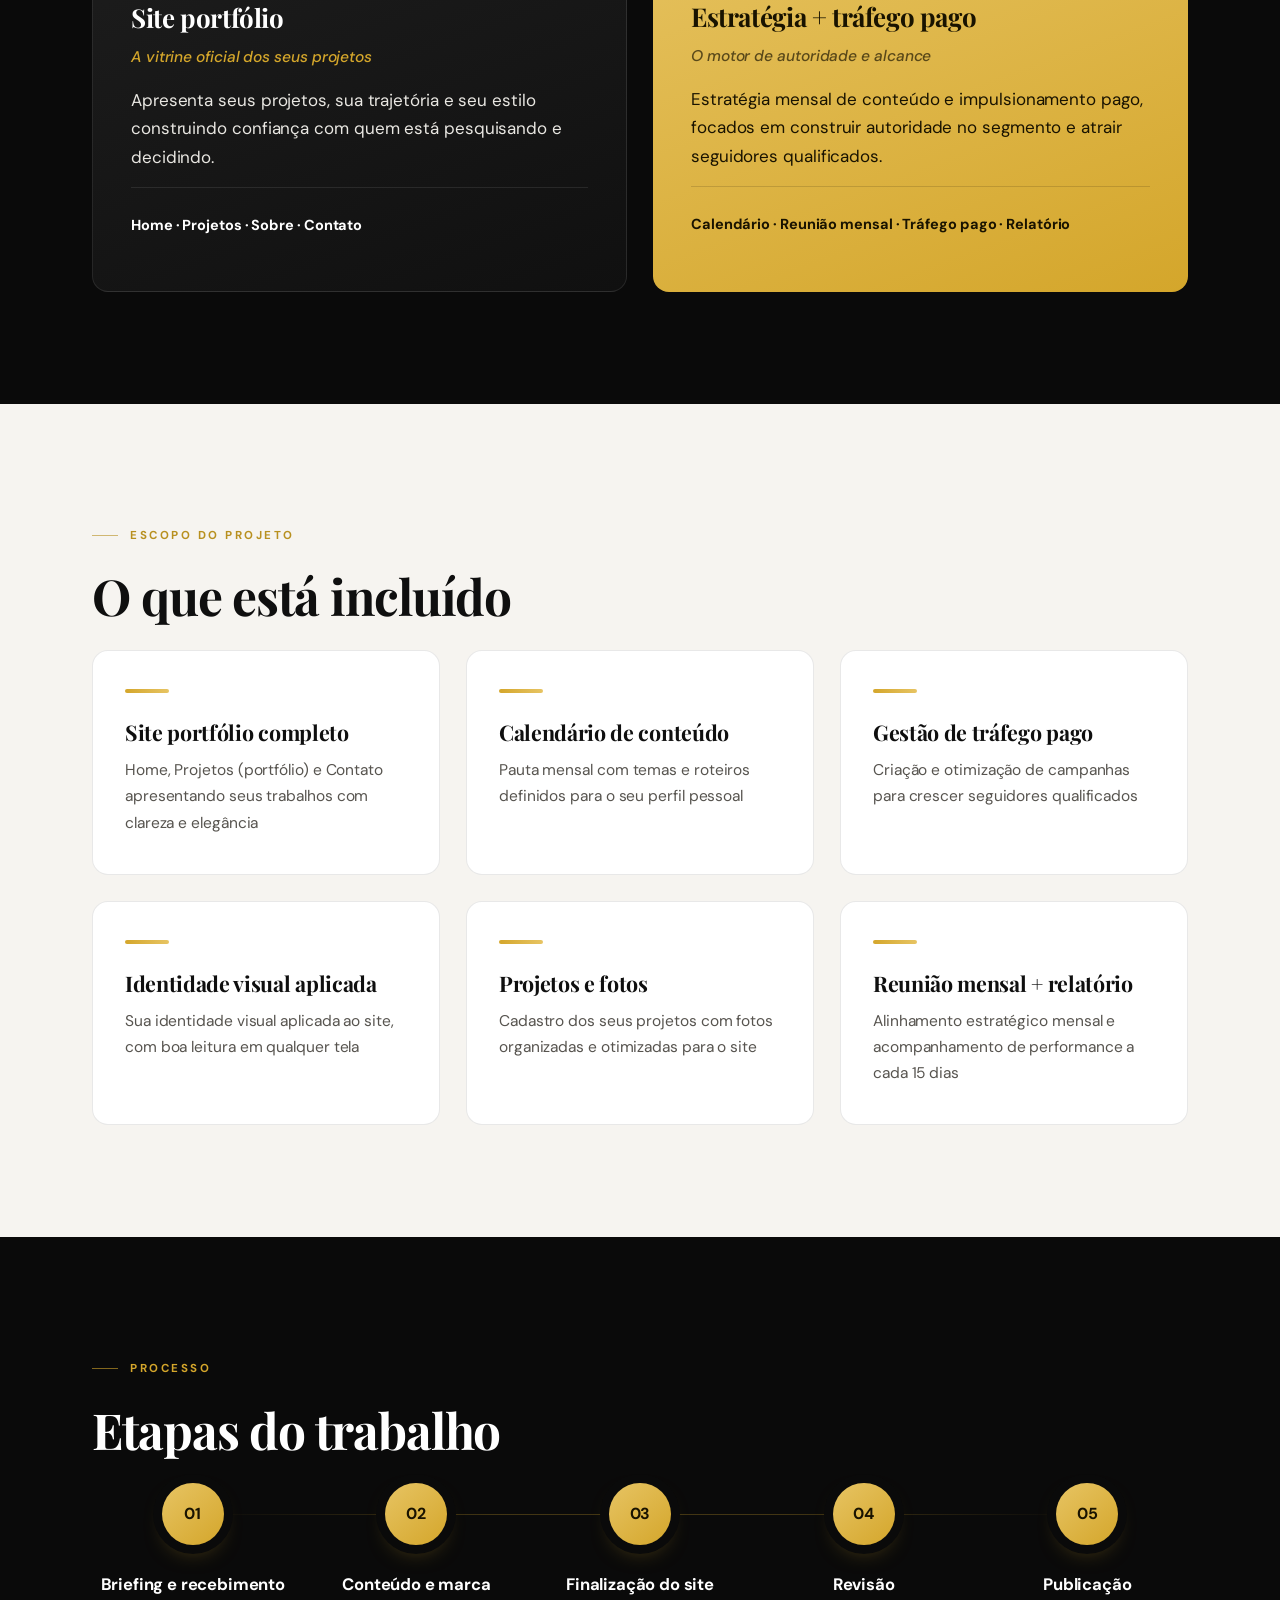
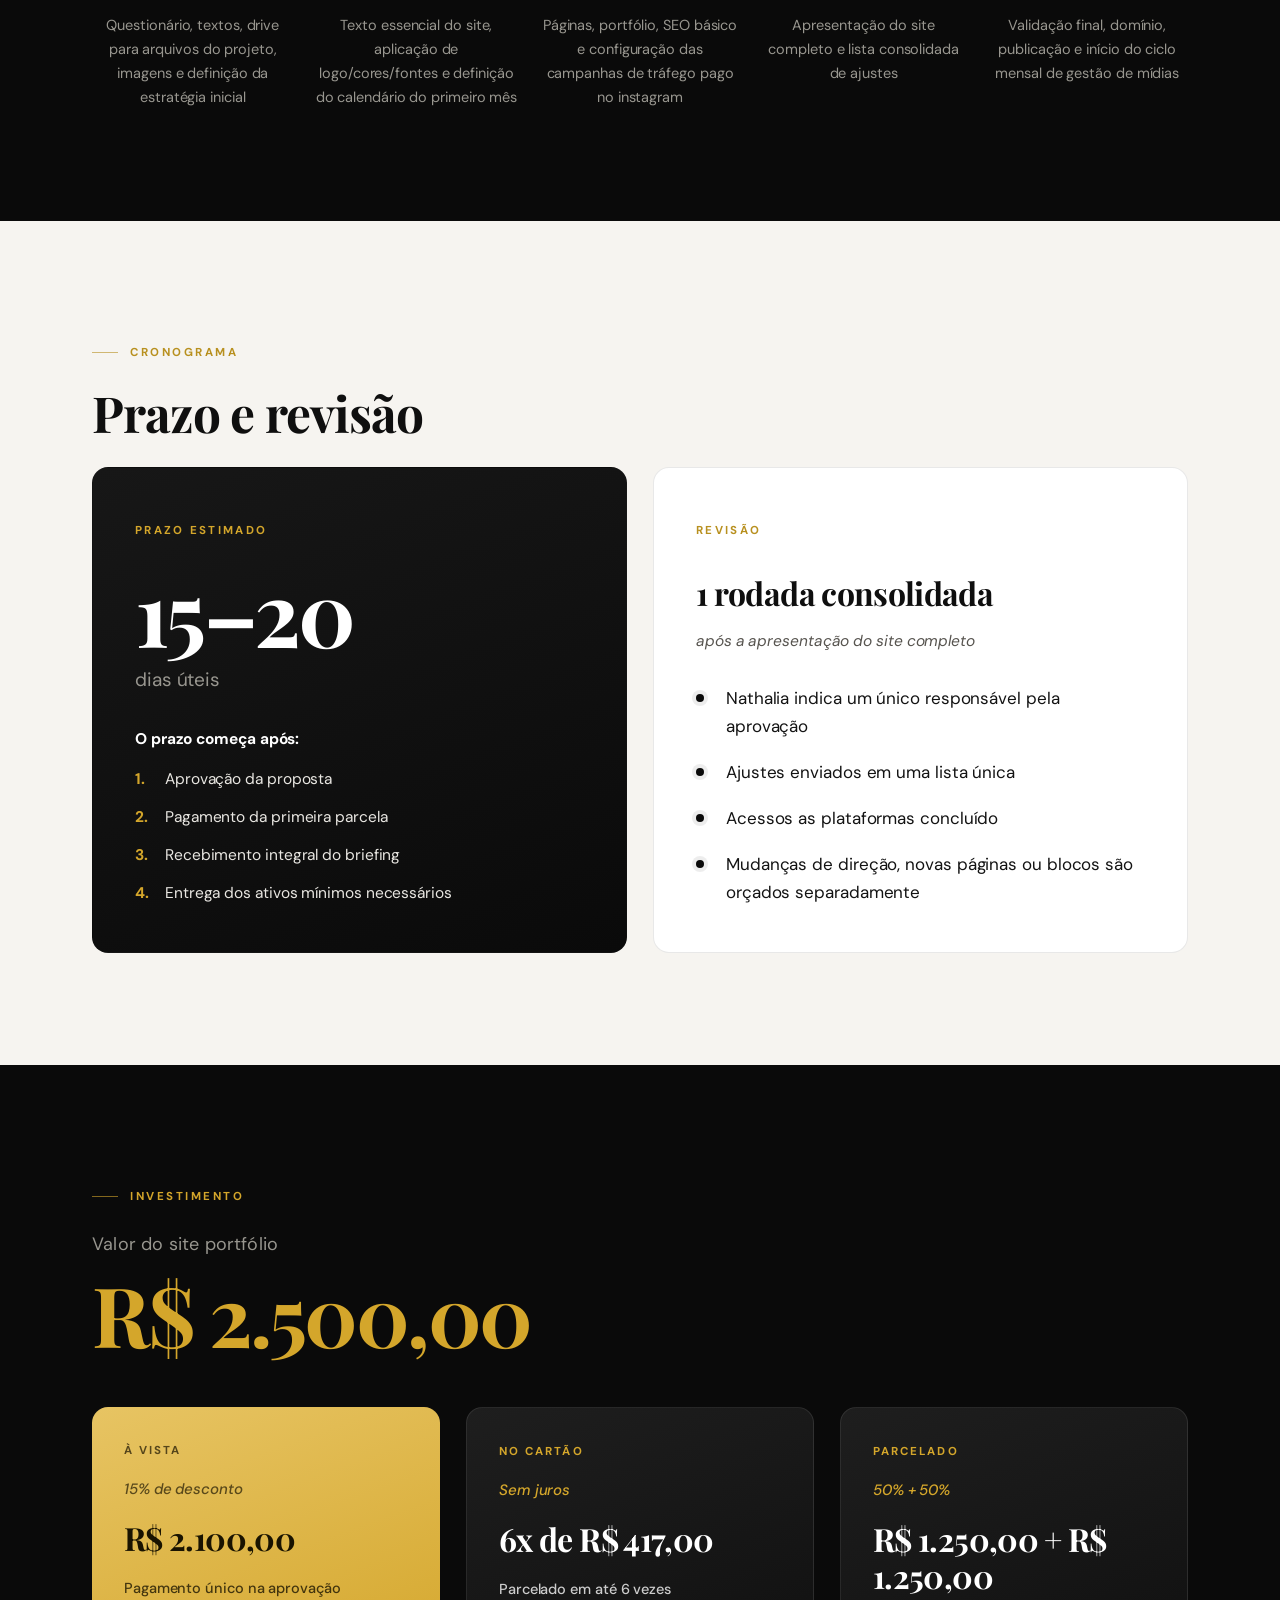
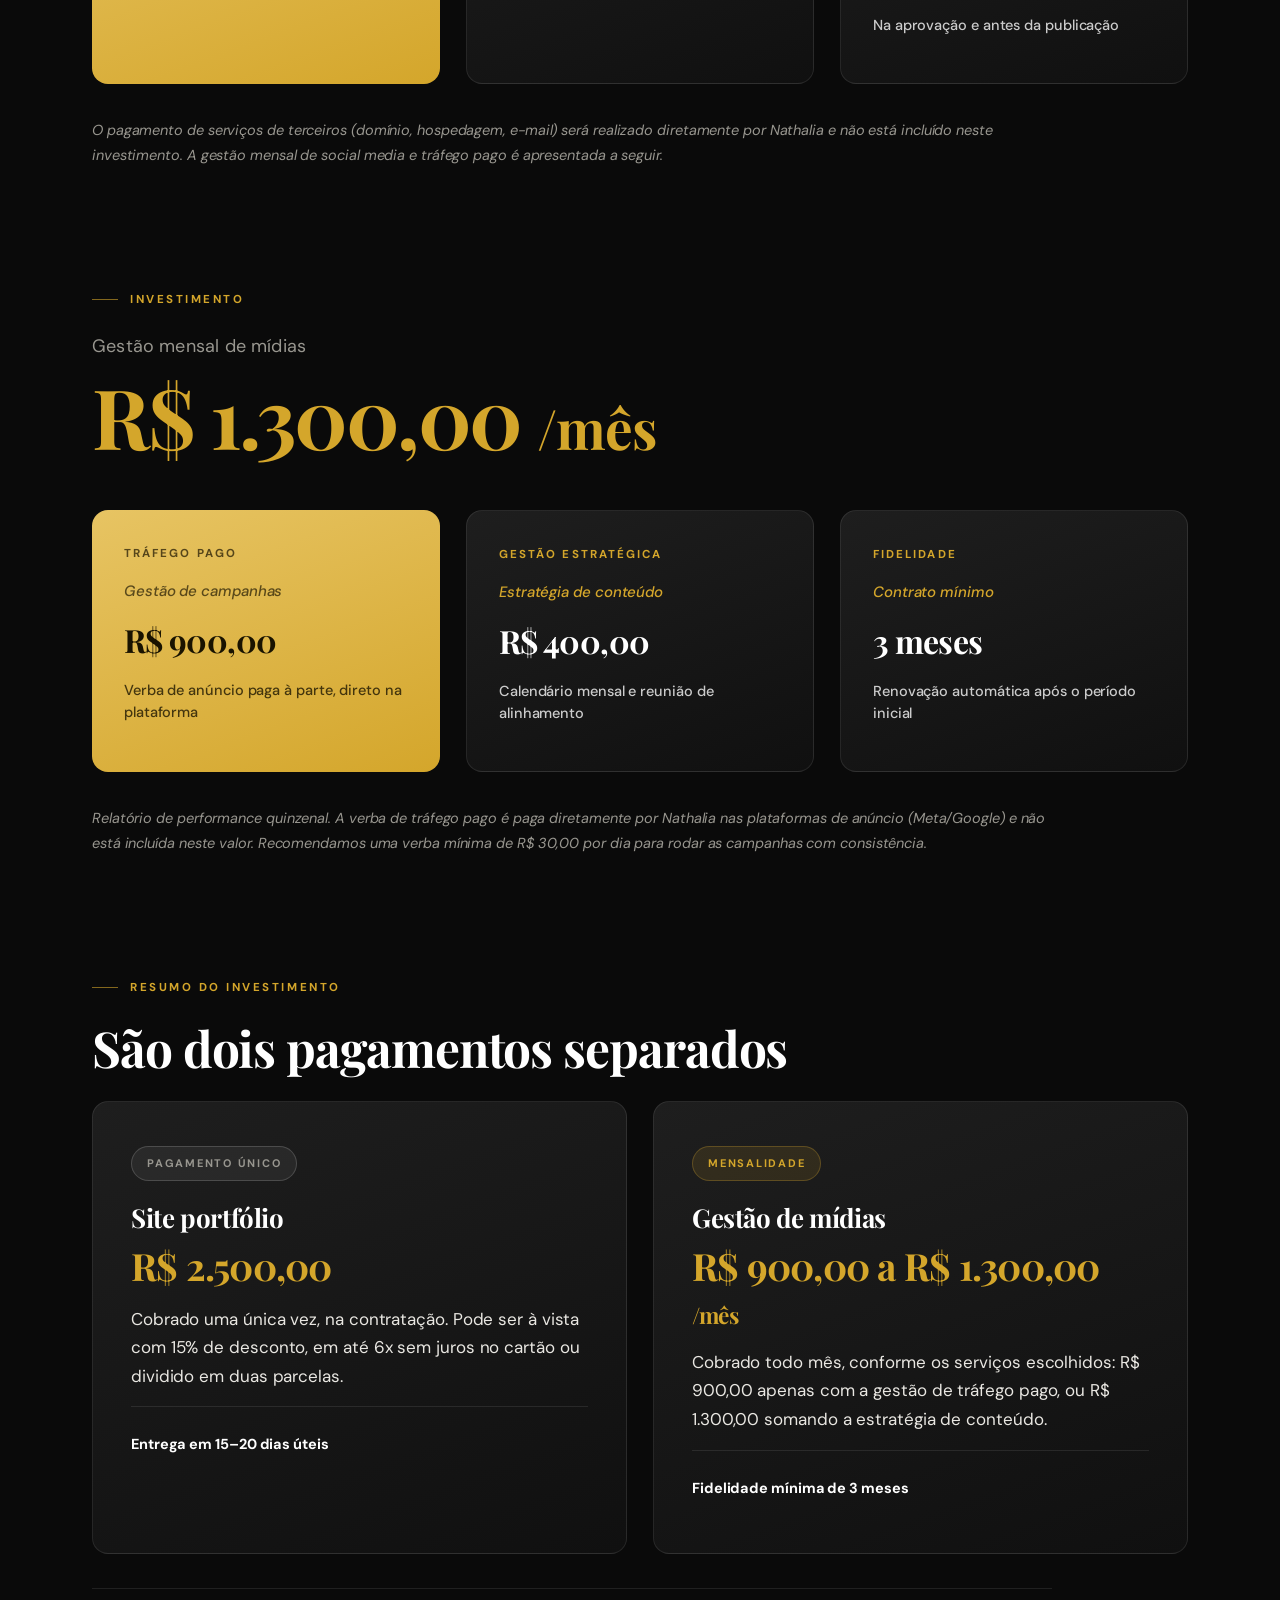
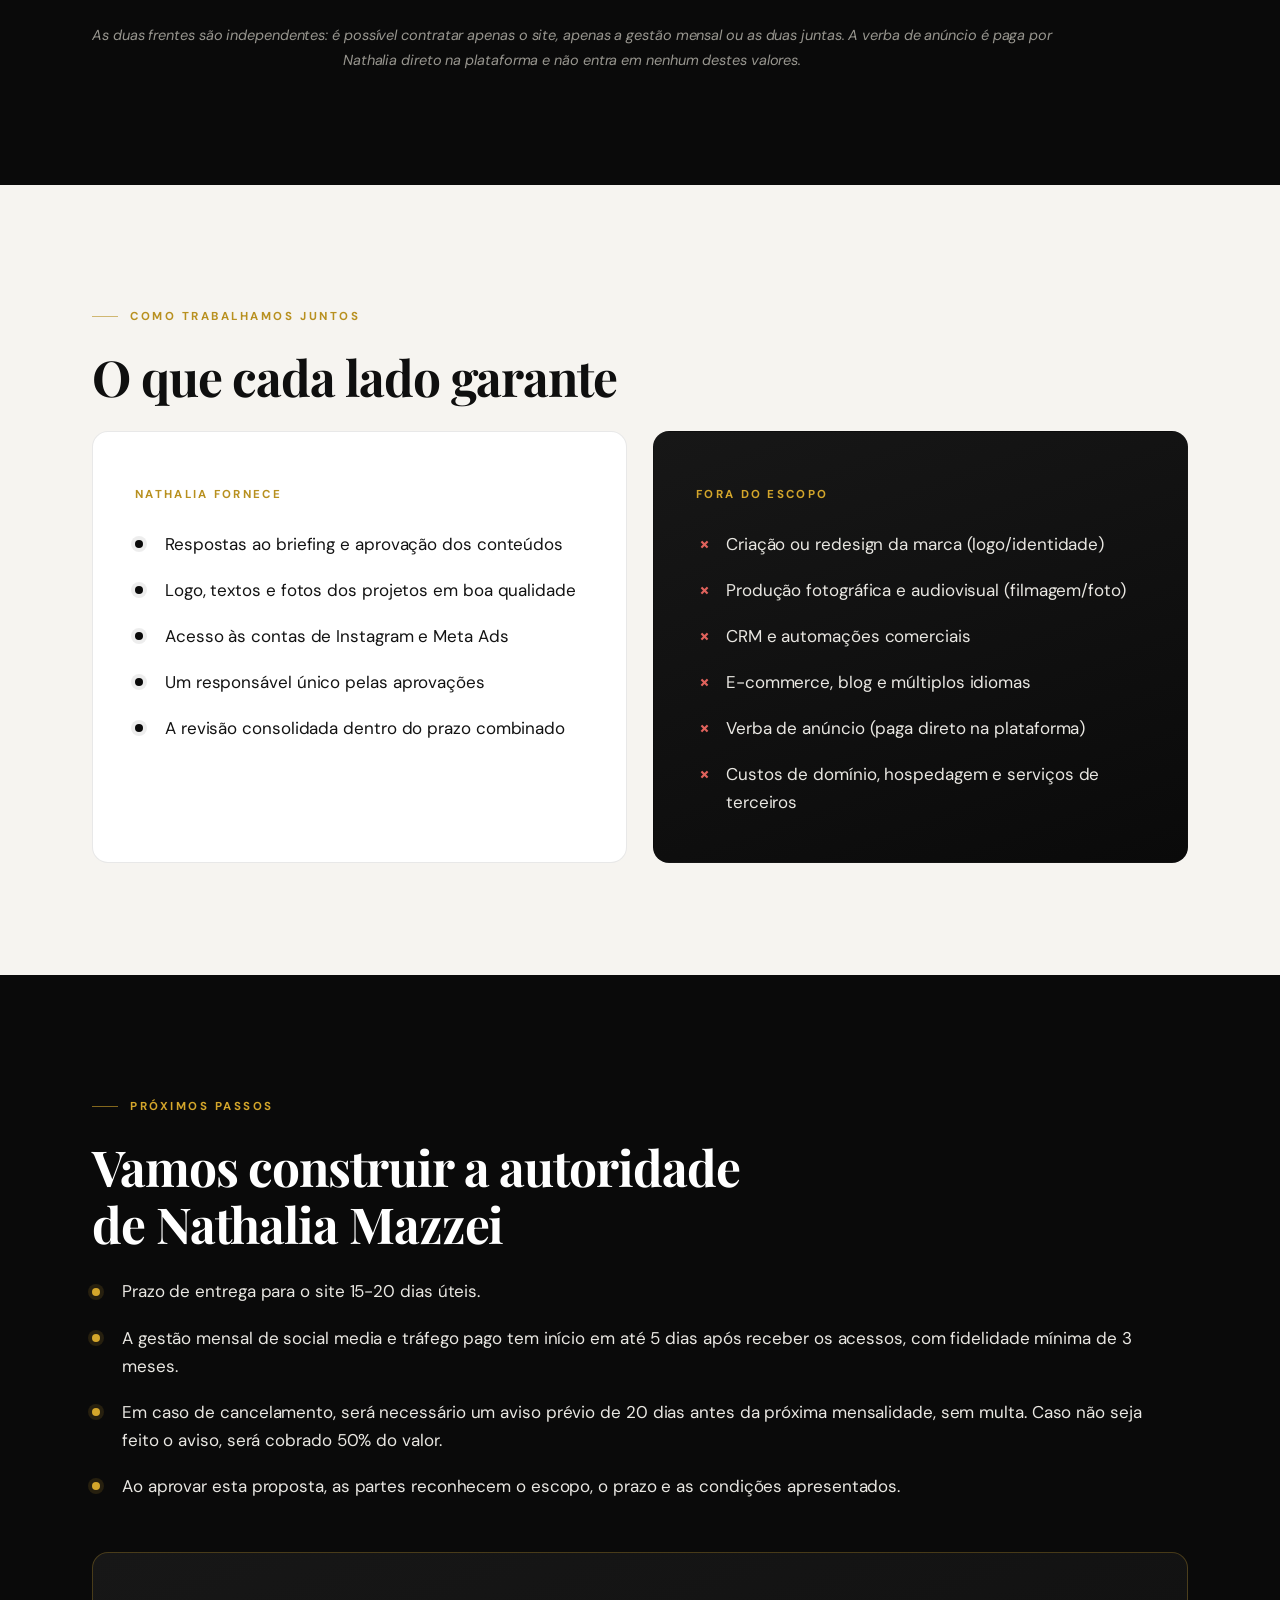
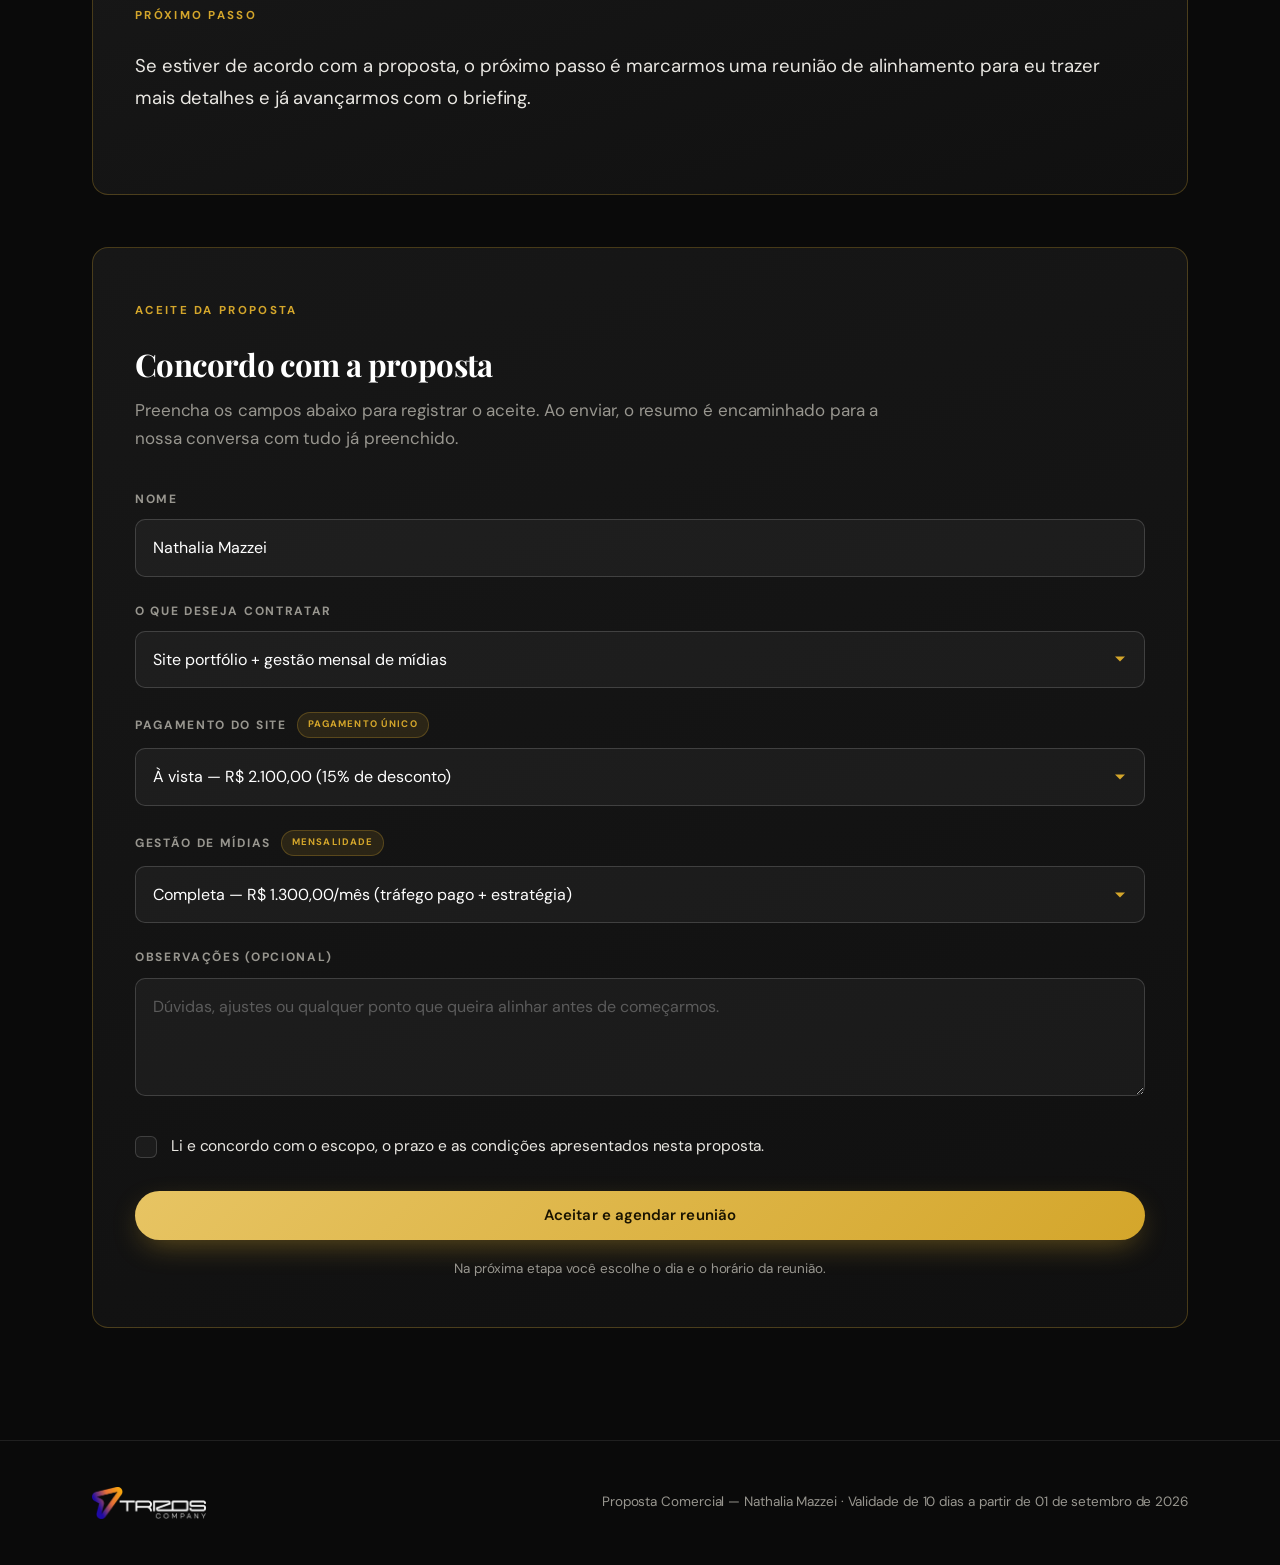
<file: agendamento.html>
<!DOCTYPE html>
<html lang="pt-BR">
<head>
<meta charset="UTF-8">
<meta name="viewport" content="width=device-width, initial-scale=1">
<title>Agendar reunião de alinhamento — Nathalia Mazzei | Trizos Company</title>
<meta name="robots" content="noindex">
<link rel="icon" href="assets/simbolo.png">
<link rel="preconnect" href="https://fonts.googleapis.com">
<link rel="preconnect" href="https://fonts.gstatic.com" crossorigin>
<link href="https://fonts.googleapis.com/css2?family=Playfair+Display:wght@600;700&family=DM+Sans:opsz,wght@9..40,400;9..40,500;9..40,600;9..40,700&display=swap" rel="stylesheet">
<link rel="stylesheet" href="style.css">
</head>
<body>

<header class="nav is-stuck">
  <div class="nav__inner">
    <a class="nav__logo" href="index.html"><img src="assets/logo-branca.png" alt="Trizos Company"></a>
    <a href="index.html" class="btn btn--ghost btn--sm nav__cta">← Voltar à proposta</a>
  </div>
</header>

<main class="sched">
  <div class="wrap">

    <div class="sched__head">
      <p class="eyebrow">Aceite registrado</p>
      <h1 class="sched__title">Escolha o melhor dia para a nossa reunião</h1>
      <p class="sched__sub">
        Falta só marcar o alinhamento. Escolha o dia e o horário que preferir —
        a reunião dura cerca de 40 minutos e é onde detalhamos o briefing.
      </p>
    </div>

    <!-- resumo do que foi aceito -->
    <section class="summary" id="summary">
      <dl>
        <div><dt>Nome</dt><dd id="s-nome">—</dd></div>
        <div><dt>Contratação</dt><dd id="s-escopo">—</dd></div>
        <div id="row-pagamento" hidden><dt>Site</dt><dd id="s-pagamento">—</dd></div>
        <div id="row-plano" hidden><dt>Gestão</dt><dd id="s-plano">—</dd></div>
        <div id="row-obs" hidden><dt>Observações</dt><dd id="s-obs">—</dd></div>
      </dl>
    </section>

    <!-- calendário + horários -->
    <section class="booking">
      <div class="cal">
        <div class="cal__nav">
          <button type="button" class="cal__arrow" id="prev" aria-label="Mês anterior">←</button>
          <h3 id="mes-ano"></h3>
          <button type="button" class="cal__arrow" id="next" aria-label="Próximo mês">→</button>
        </div>
        <div class="cal__week" aria-hidden="true">
          <span>Dom</span><span>Seg</span><span>Ter</span>
          <span>Qua</span><span>Qui</span><span>Sex</span><span>Sáb</span>
        </div>
        <div class="cal__days" id="dias"></div>
      </div>

      <div class="slots">
        <p class="slots__label">Horário</p>
        <div class="slots__grid" id="horarios"></div>
        <p class="slots__hint">
          Reuniões de segunda a sexta. Escolha um dia no calendário para liberar os horários.
        </p>
      </div>
    </section>

    <!-- confirmação -->
    <section class="confirm">
      <p class="confirm__label">Reunião selecionada</p>
      <p class="confirm__date is-idle" id="resumo-data">Selecione um dia e um horário</p>
      <button type="button" class="btn btn--gold" id="confirmar" disabled>Confirmar agendamento</button>
      <p class="confirm__note">
        Ao confirmar, o aceite e o horário são enviados para o WhatsApp da Trizos Company.
      </p>
    </section>

  </div>
</main>

<footer class="foot">
  <div class="wrap foot__inner">
    <img class="foot__logo" src="assets/logo-branca.png" alt="Trizos Company">
    <p>Proposta Comercial — Nathalia Mazzei</p>
  </div>
</footer>

<script src="js/config.js"></script>
<script src="js/agendamento.js"></script>
</body>
</html>
</file>
<file: style.css>
/* =========================================================
   Proposta Comercial — Nathalia Mazzei · Trizos Company
   ========================================================= */

:root{
  --ink:        #0A0A0A;
  --ink-2:      #101010;
  --ink-3:      #171717;
  --ink-4:      #1E1E1E;
  --cream:      #F6F4F0;
  --cream-2:    #EFEBE4;
  --white:      #FFFFFF;

  --gold:       #D4A62B;
  --gold-soft:  #E7C463;
  --gold-deep:  #B8901F;
  --gold-ink:   #191300;

  --on-dark:    #E9E7E2;
  --on-dark-mu: #98968F;
  --on-light:   #131313;
  --on-light-mu:#57544F;

  --line-dark:  rgba(255,255,255,.09);
  --line-dark-2:rgba(255,255,255,.16);
  --line-light: rgba(0,0,0,.09);
  --line-gold:  rgba(212,166,43,.28);

  --serif: "Playfair Display", Georgia, "Times New Roman", serif;
  --sans:  "DM Sans", -apple-system, BlinkMacSystemFont, "Segoe UI", Roboto, sans-serif;

  --wrap: 1160px;
  --r:    16px;
  --r-sm: 10px;

  --ease: cubic-bezier(.22,.61,.36,1);
}

*,*::before,*::after{ box-sizing:border-box; }

html{
  scroll-behavior:smooth;
  scroll-padding-top:96px;
  -webkit-text-size-adjust:100%;
}

body{
  margin:0;
  background:var(--ink);
  color:var(--on-dark);
  font-family:var(--sans);
  font-size:17px;
  line-height:1.68;
  letter-spacing:-.005em;
  -webkit-font-smoothing:antialiased;
  -moz-osx-font-smoothing:grayscale;
  overflow-x:hidden;
}

img{ max-width:100%; display:block; }
a{ color:inherit; }

.wrap{
  width:100%;
  max-width:var(--wrap);
  margin-inline:auto;
  padding-inline:32px;
}

::selection{ background:var(--gold); color:var(--gold-ink); }

/* =========================================================
   NAV
   ========================================================= */
.nav{
  position:sticky; top:0; z-index:60;
  border-bottom:1px solid transparent;
  transition:background .35s var(--ease), border-color .35s var(--ease);
}
.nav.is-stuck{
  background:rgba(10,10,10,.82);
  backdrop-filter:blur(16px) saturate(160%);
  -webkit-backdrop-filter:blur(16px) saturate(160%);
  border-bottom-color:var(--line-dark);
}
.nav__inner{
  max-width:var(--wrap);
  margin-inline:auto;
  padding:16px 32px;
  display:flex; align-items:center; gap:28px;
}
.nav__logo{ display:block; flex:0 0 auto; }
.nav__logo img{ height:30px; width:auto; }

.nav__links{
  display:flex; gap:30px; margin-left:auto;
  font-size:14px; font-weight:500; letter-spacing:.01em;
}
.nav__links a{
  position:relative;
  color:var(--on-dark-mu);
  text-decoration:none;
  padding-block:6px;
  transition:color .25s var(--ease);
}
.nav__links a::after{
  content:""; position:absolute; left:0; right:0; bottom:0;
  height:1px; background:var(--gold);
  transform:scaleX(0); transform-origin:left;
  transition:transform .3s var(--ease);
}
.nav__links a:hover{ color:var(--white); }
.nav__links a:hover::after{ transform:scaleX(1); }

.nav__cta{ flex:0 0 auto; margin-left:0; }

/* =========================================================
   BOTÕES
   ========================================================= */
.btn{
  display:inline-flex; align-items:center; justify-content:center;
  gap:10px;
  font-family:var(--sans);
  font-weight:600; font-size:15px; letter-spacing:.005em;
  line-height:1;
  text-decoration:none;
  white-space:nowrap;
  border:0; border-radius:999px;
  padding:17px 34px;
  cursor:pointer;
  transition:transform .22s var(--ease), box-shadow .22s var(--ease), background .25s var(--ease);
}
.btn--gold{
  background:linear-gradient(135deg, var(--gold-soft), var(--gold));
  color:var(--gold-ink);
  box-shadow:0 10px 30px -8px rgba(212,166,43,.45);
}
.btn--gold:hover{
  transform:translateY(-2px);
  box-shadow:0 16px 40px -10px rgba(212,166,43,.6);
}
.btn--gold:active{ transform:translateY(0); }
.btn--sm{ padding:11px 22px; font-size:13.5px; }
.btn--block{ width:100%; }
.btn__short{ display:none; }

/* =========================================================
   CAPA
   ========================================================= */
.hero{
  position:relative;
  padding:104px 0 124px;
  overflow:hidden;
  border-bottom:1px solid var(--line-dark);
  background:
    radial-gradient(1100px 620px at 88% -8%, rgba(212,166,43,.10), transparent 62%),
    radial-gradient(760px 560px at 6% 108%, rgba(90,60,180,.10), transparent 66%),
    var(--ink);
}
.hero__glow{
  position:absolute; inset:auto -16% -58% auto;
  width:840px; height:840px; border-radius:50%;
  background:radial-gradient(circle, rgba(255,255,255,.04), transparent 66%);
  pointer-events:none;
}
.hero .wrap{ position:relative; }
.hero__logo{ height:60px; width:auto; margin-bottom:84px; }

.eyebrow{
  display:inline-flex; align-items:center; gap:12px;
  color:var(--gold);
  font-size:11.5px; font-weight:700;
  letter-spacing:.22em; text-transform:uppercase;
  margin:0 0 22px;
}
.eyebrow::before{
  content:""; width:26px; height:1px; background:var(--gold); opacity:.6;
}

.hero__title{
  font-family:var(--serif);
  font-weight:700;
  font-size:clamp(2.7rem, 6.4vw, 4.8rem);
  line-height:1.06;
  letter-spacing:-.025em;
  color:var(--white);
  margin:0 0 28px;
}
.hero__lead{
  max-width:60ch;
  color:var(--on-dark);
  font-size:18.5px;
  line-height:1.72;
  margin:0;
}
.hero__rule{
  width:300px; max-width:56%; height:1px;
  background:linear-gradient(90deg, var(--line-gold), transparent);
  margin:56px 0 36px;
}
.hero__meta{ margin:0; display:grid; gap:12px; }
.hero__meta > div{ display:flex; gap:16px; align-items:baseline; }
.hero__meta dt{
  color:var(--on-dark-mu);
  font-size:13px; font-weight:500;
  letter-spacing:.1em; text-transform:uppercase;
  min-width:88px;
}
.hero__meta dd{
  margin:0; font-weight:600; font-size:16.5px; color:var(--white);
}

/* =========================================================
   SEÇÕES
   ========================================================= */
.sec{ padding:112px 0; position:relative; }
.sec--tight{ padding-top:0; }
.sec--dark{ background:var(--ink); color:var(--on-dark); }
.sec--cream{ background:var(--cream); color:var(--on-light); }
.sec--cream .eyebrow{ color:var(--gold-deep); }
.sec--cream .eyebrow::before{ background:var(--gold-deep); }

.sec__title{
  font-family:var(--serif);
  font-weight:700;
  font-size:clamp(2rem, 4.1vw, 3.1rem);
  line-height:1.14;
  letter-spacing:-.022em;
  margin:0 0 26px;
  max-width:22ch;
}
.sec--dark .sec__title{ color:var(--white); }
.sec--cream .sec__title{ color:#0F0F0F; }

.sec__lead{
  max-width:76ch;
  margin:0 0 54px;
  font-size:17.5px;
  line-height:1.75;
}
.sec--dark .sec__lead{ color:var(--on-dark); }
.sec--cream .sec__lead{ color:var(--on-light-mu); }

/* =========================================================
   GRIDS
   ========================================================= */
.grid{ display:grid; gap:26px; }
.grid-2{ grid-template-columns:repeat(2,1fr); }
.grid-3{ grid-template-columns:repeat(3,1fr); }

/* =========================================================
   CARDS
   ========================================================= */
.card{
  position:relative;
  border-radius:var(--r);
  padding:44px 38px 38px;
  display:flex; flex-direction:column;
  transition:transform .3s var(--ease), box-shadow .3s var(--ease), border-color .3s var(--ease);
}
.card--dark{
  background:linear-gradient(160deg, var(--ink-4), var(--ink-2));
  border:1px solid var(--line-dark);
  color:var(--on-dark);
}
.card--dark:hover{
  transform:translateY(-4px);
  border-color:var(--line-dark-2);
  box-shadow:0 26px 60px -24px rgba(0,0,0,.9);
}
.card--gold{
  background:linear-gradient(160deg, var(--gold-soft), var(--gold));
  color:var(--gold-ink);
}
.card--gold:hover{
  transform:translateY(-4px);
  box-shadow:0 26px 60px -22px rgba(212,166,43,.5);
}

.card h3{
  font-family:var(--serif);
  font-size:1.62rem; font-weight:700;
  line-height:1.18; letter-spacing:-.015em;
  margin:0 0 10px;
}
.card--dark h3{ color:var(--white); }
.card__sub{
  font-style:italic; font-size:15.5px; font-weight:500;
  margin:0 0 22px;
}
.card--dark .card__sub{ color:var(--gold); }
.card--gold .card__sub{ color:rgba(25,19,0,.68); }
.card p{ margin:0 0 16px; }
.card--dark p{ color:var(--on-dark); }

.card__foot{
  margin:auto 0 0; padding-top:26px;
  font-weight:700; font-size:14.5px; line-height:1.55;
}
.card--dark .card__foot{
  color:var(--white);
  border-top:1px solid var(--line-dark);
}
.card--gold .card__foot{
  border-top:1px solid rgba(25,19,0,.15);
}
.card__foot--soft{ font-weight:500; opacity:.78; border-top:0 !important; padding-top:14px; }

/* numeração — círculo centralizado */
.num{
  display:grid; place-items:center;
  width:54px; height:54px; border-radius:50%;
  font-family:var(--serif); font-size:1.3rem; font-weight:700;
  line-height:1;
  margin-bottom:30px;
  flex:0 0 auto;
}
.card--dark .num{
  background:rgba(212,166,43,.12);
  border:1px solid var(--line-gold);
  color:var(--gold);
}
.card--gold .num{
  background:var(--ink);
  color:var(--gold);
}

/* cards de preço */
.card--price{ padding:34px 32px 30px; }
.card__kicker{
  font-size:11.5px; font-weight:700;
  letter-spacing:.18em; text-transform:uppercase;
  margin:0 0 12px;
}
.card--dark .card__kicker{ color:var(--gold); }
.card--gold .card__kicker{ color:rgba(25,19,0,.7); }
.card--price .card__sub{ margin-bottom:18px; font-size:15px; }
.card__value{
  font-family:var(--serif);
  font-size:clamp(1.55rem, 2.5vw, 2.05rem);
  font-weight:700; line-height:1.15; letter-spacing:-.02em;
  margin:0 0 6px !important;
}
.card--dark .card__value{ color:var(--white); }

/* selo de tipo de cobrança */
.badge{
  display:inline-block; align-self:flex-start;
  padding:7px 15px; margin-bottom:22px;
  border-radius:999px;
  font-size:11px; font-weight:700;
  letter-spacing:.16em; text-transform:uppercase;
  background:rgba(255,255,255,.06);
  border:1px solid var(--line-dark-2);
  color:var(--on-dark-mu);
}
.badge--gold{
  background:rgba(212,166,43,.12);
  border-color:var(--line-gold);
  color:var(--gold);
}
.card__value--lg{
  font-size:clamp(1.7rem, 3vw, 2.35rem);
  color:var(--gold) !important;
  margin-bottom:18px !important;
}
.card__value--lg span{ font-size:.6em; }

.fineprint--center{
  text-align:center; margin-inline:auto; font-style:normal;
  padding-top:34px; margin-top:34px;
  border-top:1px solid var(--line-dark);
}

/* =========================================================
   TILES (escopo)
   ========================================================= */
.tile{
  background:var(--white);
  border:1px solid var(--line-light);
  border-radius:var(--r);
  padding:38px 32px;
  transition:transform .3s var(--ease), box-shadow .3s var(--ease);
}
.tile:hover{
  transform:translateY(-5px);
  box-shadow:0 22px 48px -20px rgba(0,0,0,.18);
}
.tile__bar{
  display:block; width:44px; height:4px; border-radius:3px;
  background:linear-gradient(90deg, var(--gold), var(--gold-soft));
  margin-bottom:26px;
}
.tile h3{
  font-family:var(--serif);
  font-size:1.34rem; font-weight:700;
  letter-spacing:-.015em; line-height:1.25;
  margin:0 0 12px; color:#0F0F0F;
}
.tile p{ margin:0; color:var(--on-light-mu); font-size:15.5px; line-height:1.68; }

/* =========================================================
   TIMELINE (processo)
   ========================================================= */
.timeline{
  list-style:none; margin:0; padding:0;
  display:grid; grid-template-columns:repeat(5,1fr); gap:22px;
  position:relative;
}
.timeline::before{
  content:""; position:absolute;
  top:31px; left:10%; right:10%; height:1px;
  background:linear-gradient(90deg, transparent, var(--line-gold), var(--line-gold), transparent);
}
.timeline li{ text-align:center; position:relative; }
.timeline__dot{
  display:grid; place-items:center;
  width:62px; height:62px; border-radius:50%;
  background:linear-gradient(140deg, var(--gold-soft), var(--gold));
  color:var(--gold-ink);
  font-weight:700; font-size:16px; line-height:1;
  margin:0 auto 26px;
  position:relative; z-index:1;
  box-shadow:0 0 0 9px var(--ink), 0 10px 26px -10px rgba(212,166,43,.7);
}
.timeline h3{
  font-size:1.04rem; font-weight:700; letter-spacing:-.01em;
  color:var(--white); margin:0 0 14px;
}
.timeline p{
  margin:0; font-size:14.5px; line-height:1.66;
  color:var(--on-dark-mu);
  max-width:30ch; margin-inline:auto;
}

/* =========================================================
   PAINÉIS
   ========================================================= */
.panel{
  border-radius:var(--r);
  padding:46px 42px;
}
.panel--dark{
  background:linear-gradient(160deg, var(--ink-3), var(--ink));
  border:1px solid var(--line-dark);
  color:var(--on-dark);
}
.sec--cream .panel--dark{ border-color:transparent; }
.panel--light{
  background:var(--white);
  border:1px solid var(--line-light);
  color:var(--on-light);
}
.panel--outline{
  background:linear-gradient(160deg, var(--ink-3), var(--ink-2));
  border:1px solid var(--line-gold);
  margin-top:52px;
}
.panel__label{
  display:inline-flex; align-items:center; gap:12px;
  color:var(--gold);
  font-size:11.5px; font-weight:700;
  letter-spacing:.2em; text-transform:uppercase;
  margin:0 0 26px;
}
.panel--light .panel__label{ color:var(--gold-deep); }
.panel__title{
  font-family:var(--serif); font-size:2rem; font-weight:700;
  letter-spacing:-.02em; margin:0 0 8px; color:#0F0F0F;
}
.panel__note{
  font-style:italic; color:var(--on-light-mu);
  margin:0 0 30px; font-size:15.5px;
}
.panel__sub{ font-weight:700; margin:30px 0 14px; color:var(--white); font-size:15.5px; }
.panel__big{
  font-size:18.5px; line-height:1.7; max-width:76ch; margin:0 0 34px;
  color:var(--on-dark);
}

.bignum{
  font-family:var(--serif);
  font-size:clamp(3.6rem, 7.2vw, 5.6rem);
  font-weight:700; line-height:1; letter-spacing:-.03em;
  color:var(--white); margin:0;
}
.bignum__unit{ margin:8px 0 0; font-size:19px; color:var(--on-dark-mu); }

/* =========================================================
   LISTAS
   ========================================================= */
.list-dot, .list-x{ list-style:none; margin:0; padding:0; display:grid; gap:18px; }
.list-dot li, .list-x li{ position:relative; padding-left:30px; line-height:1.65; }

.list-dot li::before{
  content:""; position:absolute; left:0; top:.6em;
  width:8px; height:8px; border-radius:50%;
  background:var(--gold);
  box-shadow:0 0 0 4px rgba(212,166,43,.14);
}
.list-dot--ink li::before{
  background:var(--ink);
  box-shadow:0 0 0 4px rgba(0,0,0,.07);
}
.list-dot--wide{ max-width:88ch; }

.list-x li::before{
  content:"×"; position:absolute; left:3px; top:0;
  color:#E0625C; font-size:19px; font-weight:700; line-height:1.5;
}

.list-num{
  margin:0; padding:0; list-style:none;
  display:grid; gap:12px; font-size:15.5px;
  counter-reset:step;
}
.list-num li{
  color:var(--on-dark); position:relative; padding-left:30px;
  counter-increment:step;
}
.list-num li::before{
  content:counter(step) ".";
  position:absolute; left:0; top:0;
  color:var(--gold); font-weight:700;
}

/* =========================================================
   PREÇOS
   ========================================================= */
.price__label{
  margin:0 0 12px; font-size:18px; color:var(--on-dark-mu);
  letter-spacing:.01em;
}
.price{
  font-family:var(--serif);
  font-size:clamp(2.9rem, 7.2vw, 5.2rem);
  font-weight:700; line-height:1.04; letter-spacing:-.03em;
  color:var(--gold);
  margin:0 0 50px;
}
.price span{ font-size:.66em; letter-spacing:-.02em; }

.fineprint{
  margin:34px 0 0; max-width:96ch;
  font-size:14.5px; font-style:italic; line-height:1.72;
  color:var(--on-dark-mu);
}

/* =========================================================
   FORMULÁRIO DE ACEITE
   ========================================================= */
.accept{
  margin-top:52px;
  background:linear-gradient(160deg, var(--ink-3), var(--ink-2));
  border:1px solid var(--line-gold);
  border-radius:var(--r);
  padding:46px 42px;
}
.accept__title{
  font-family:var(--serif); font-size:1.95rem; font-weight:700;
  letter-spacing:-.02em; line-height:1.2;
  color:var(--white); margin:0 0 12px;
}
.accept__intro{
  margin:0 0 36px; color:var(--on-dark-mu); max-width:62ch;
}

.field{ margin-bottom:24px; }
.field label{
  display:flex; align-items:center; gap:10px; flex-wrap:wrap;
  font-size:12px; font-weight:700;
  letter-spacing:.14em; text-transform:uppercase;
  color:var(--on-dark-mu);
  margin-bottom:10px;
}
.field__tag{
  padding:4px 10px; border-radius:999px;
  font-size:9.5px; letter-spacing:.12em;
  background:rgba(212,166,43,.12);
  border:1px solid var(--line-gold);
  color:var(--gold);
}
.field[hidden]{ display:none; }
.field input[type="text"],
.field select,
.field textarea{
  width:100%;
  font-family:var(--sans); font-size:16px; line-height:1.6;
  color:var(--white);
  background:rgba(255,255,255,.04);
  border:1px solid var(--line-dark-2);
  border-radius:var(--r-sm);
  padding:15px 17px;
  transition:border-color .25s var(--ease), background .25s var(--ease);
  appearance:none; -webkit-appearance:none;
}
.field textarea{ resize:vertical; min-height:118px; }
.field select{
  background-image:url("data:image/svg+xml;charset=utf-8,%3Csvg xmlns='http://www.w3.org/2000/svg' viewBox='0 0 12 8'%3E%3Cpath fill='%23D4A62B' d='M1 1.5 6 6.5l5-5'/%3E%3C/svg%3E");
  background-repeat:no-repeat;
  background-position:right 18px center;
  background-size:12px;
  padding-right:46px;
  cursor:pointer;
}
.field select option{ background:var(--ink-3); color:var(--white); }
.field input:focus,
.field select:focus,
.field textarea:focus{
  outline:none;
  border-color:var(--gold);
  background:rgba(255,255,255,.06);
}
.field input::placeholder,
.field textarea::placeholder{ color:rgba(255,255,255,.28); }

.check{
  display:flex; align-items:flex-start; gap:14px;
  margin:30px 0 32px;
  cursor:pointer;
  font-size:15.5px; line-height:1.6;
  color:var(--on-dark);
}
.check input{
  appearance:none; -webkit-appearance:none;
  flex:0 0 auto;
  width:22px; height:22px; margin:2px 0 0;
  border:1px solid var(--line-dark-2);
  border-radius:6px;
  background:rgba(255,255,255,.04);
  cursor:pointer;
  transition:background .2s var(--ease), border-color .2s var(--ease);
  position:relative;
}
.check input:checked{
  background:var(--gold);
  border-color:var(--gold);
}
.check input:checked::after{
  content:""; position:absolute;
  left:7px; top:3px; width:6px; height:11px;
  border:solid var(--gold-ink);
  border-width:0 2.5px 2.5px 0;
  transform:rotate(45deg);
}
.check input:focus-visible{ outline:2px solid var(--gold); outline-offset:3px; }

.accept__note{
  margin:18px 0 0; text-align:center;
  font-size:13.5px; color:var(--on-dark-mu);
}

/* =========================================================
   PÁGINA DE AGENDAMENTO
   ========================================================= */
.sched{ padding:64px 0 100px; min-height:70vh; }

.sched__head{ text-align:center; margin-bottom:56px; }
.sched__head .eyebrow{ justify-content:center; }
.sched__title{
  font-family:var(--serif);
  font-size:clamp(2rem, 4.6vw, 3rem);
  font-weight:700; line-height:1.12; letter-spacing:-.025em;
  color:var(--white); margin:0 0 18px;
}
.sched__sub{
  max-width:56ch; margin:0 auto;
  color:var(--on-dark-mu); font-size:17px;
}

/* resumo do aceite */
.summary{
  background:linear-gradient(160deg, var(--ink-3), var(--ink-2));
  border:1px solid var(--line-gold);
  border-radius:var(--r);
  padding:32px 34px;
  max-width:620px; margin:0 auto 56px;
}
.summary dl{ margin:0; display:grid; gap:16px; }
.summary dl > div{
  display:flex; gap:18px; align-items:baseline;
  justify-content:space-between;
  padding-bottom:16px;
  border-bottom:1px solid var(--line-dark);
}
.summary dl > div:last-child{ border-bottom:0; padding-bottom:0; }
.summary dt{
  color:var(--on-dark-mu);
  font-size:11.5px; font-weight:700;
  letter-spacing:.16em; text-transform:uppercase;
  flex:0 0 auto;
}
.summary dd{
  margin:0; text-align:right; font-weight:600; color:var(--white);
  font-size:15.5px; line-height:1.5;
}

/* layout calendário + horários */
.booking{
  display:grid; grid-template-columns:1.15fr .85fr; gap:28px;
  align-items:start;
  max-width:900px; margin:0 auto;
}

.cal{
  background:linear-gradient(160deg, var(--ink-3), var(--ink-2));
  border:1px solid var(--line-dark);
  border-radius:var(--r);
  padding:28px 26px;
}
.cal__nav{
  display:flex; align-items:center; justify-content:space-between;
  gap:12px; margin-bottom:26px;
}
.cal__nav h3{
  font-family:var(--serif); font-size:1.22rem; font-weight:700;
  color:var(--white); margin:0; text-align:center; flex:1;
  letter-spacing:-.01em;
}
.cal__arrow{
  display:grid; place-items:center;
  width:40px; height:40px; flex:0 0 auto;
  border-radius:50%;
  background:rgba(255,255,255,.04);
  border:1px solid var(--line-dark-2);
  color:var(--on-dark);
  font-size:17px; line-height:1;
  cursor:pointer;
  transition:background .22s var(--ease), border-color .22s var(--ease), color .22s var(--ease);
}
.cal__arrow:hover:not(:disabled){
  background:rgba(212,166,43,.14);
  border-color:var(--gold);
  color:var(--gold);
}
.cal__arrow:disabled{ opacity:.28; cursor:not-allowed; }

.cal__week, .cal__days{
  display:grid; grid-template-columns:repeat(7,1fr); gap:6px;
}
.cal__week{ margin-bottom:10px; }
.cal__week span{
  text-align:center;
  font-size:11px; font-weight:700;
  letter-spacing:.1em; text-transform:uppercase;
  color:var(--on-dark-mu);
  padding-block:6px;
}
.day{
  aspect-ratio:1;
  display:flex; align-items:center; justify-content:center;
  border-radius:10px;
  border:1px solid transparent;
  background:rgba(255,255,255,.03);
  color:var(--on-dark);
  font-size:14.5px; font-weight:500;
  cursor:pointer;
  transition:background .2s var(--ease), border-color .2s var(--ease), color .2s var(--ease), transform .2s var(--ease);
}
.day:hover:not(.is-off){
  background:rgba(212,166,43,.12);
  border-color:var(--line-gold);
  color:var(--white);
  transform:translateY(-1px);
}
.day.is-off{
  background:transparent;
  color:var(--on-dark-mu);
  opacity:.3;
  cursor:not-allowed;
}
.day.is-empty{ background:transparent; border-color:transparent; cursor:default; }
.day.is-on{
  background:linear-gradient(140deg, var(--gold-soft), var(--gold));
  border-color:var(--gold);
  color:var(--gold-ink);
  font-weight:700;
  box-shadow:0 8px 20px -8px rgba(212,166,43,.7);
}

/* horários */
.slots{
  background:linear-gradient(160deg, var(--ink-3), var(--ink-2));
  border:1px solid var(--line-dark);
  border-radius:var(--r);
  padding:28px 26px;
}
.slots__label{
  font-size:11.5px; font-weight:700;
  letter-spacing:.18em; text-transform:uppercase;
  color:var(--gold); margin:0 0 20px;
}
.slots__grid{ display:grid; grid-template-columns:repeat(2,1fr); gap:10px; }
.slot{
  padding:13px 8px;
  border-radius:10px;
  border:1px solid var(--line-dark-2);
  background:rgba(255,255,255,.03);
  color:var(--on-dark);
  font-family:var(--sans); font-size:15px; font-weight:600;
  cursor:pointer;
  transition:background .2s var(--ease), border-color .2s var(--ease), color .2s var(--ease);
}
.slot:hover:not(:disabled){
  background:rgba(212,166,43,.12);
  border-color:var(--line-gold);
  color:var(--white);
}
.slot.is-on{
  background:linear-gradient(140deg, var(--gold-soft), var(--gold));
  border-color:var(--gold);
  color:var(--gold-ink);
}
.slot:disabled{ opacity:.3; cursor:not-allowed; }
.slots__hint{
  margin:20px 0 0; font-size:13.5px; line-height:1.6;
  color:var(--on-dark-mu);
}

/* confirmação */
.confirm{
  max-width:900px; margin:28px auto 0;
  background:linear-gradient(160deg, var(--ink-3), var(--ink-2));
  border:1px solid var(--line-gold);
  border-radius:var(--r);
  padding:36px 34px;
  text-align:center;
}
.confirm__label{
  font-size:11.5px; font-weight:700;
  letter-spacing:.18em; text-transform:uppercase;
  color:var(--on-dark-mu); margin:0 0 12px;
}
.confirm__date{
  font-family:var(--serif);
  font-size:clamp(1.4rem, 3.4vw, 2.1rem);
  font-weight:700; letter-spacing:-.02em; line-height:1.25;
  color:var(--gold); margin:0 0 28px;
}
.confirm__date.is-idle{ color:var(--on-dark-mu); font-size:1.3rem; }
.confirm .btn{ min-width:290px; }
.confirm__note{ margin:18px 0 0; font-size:13.5px; color:var(--on-dark-mu); }

.btn:disabled{
  opacity:.4; cursor:not-allowed;
  transform:none !important; box-shadow:none !important;
}
.btn--ghost{
  background:transparent;
  border:1px solid var(--line-dark-2);
  color:var(--on-dark);
}
.btn--ghost:hover{ border-color:var(--gold); color:var(--gold); transform:translateY(-2px); }

@media (max-width:820px){
  .booking{ grid-template-columns:1fr; max-width:520px; }
  .slots__grid{ grid-template-columns:repeat(3,1fr); }
}
@media (max-width:720px){
  .sched{ padding:44px 0 72px; }
  .sched__head{ margin-bottom:40px; }
  .summary{ padding:26px 22px; margin-bottom:40px; }
  .summary dl > div{ flex-direction:column; gap:6px; align-items:center; text-align:center; }
  .summary dd{ text-align:center; }
  .cal, .slots{ padding:22px 18px; }
  .cal__week span{ font-size:10px; letter-spacing:.06em; }
  .day{ font-size:13.5px; border-radius:9px; }
  .confirm{ padding:30px 22px; }
  .confirm .btn{ min-width:0; width:100%; }
}
@media (max-width:420px){
  .slots__grid{ grid-template-columns:repeat(2,1fr); }
  .cal__week, .cal__days{ gap:4px; }
}

/* =========================================================
   RODAPÉ
   ========================================================= */
.foot{
  border-top:1px solid var(--line-dark);
  padding:46px 0;
  background:var(--ink);
}
.foot__inner{
  display:flex; align-items:center; justify-content:space-between;
  gap:26px; flex-wrap:wrap;
}
.foot__logo{ height:32px; width:auto; }
.foot p{ margin:0; font-size:13.5px; color:var(--on-dark-mu); }

/* =========================================================
   REVEAL
   ========================================================= */
.reveal{
  opacity:0; transform:translateY(26px);
  transition:opacity .7s var(--ease), transform .7s var(--ease);
}
.reveal.is-in{ opacity:1; transform:none; }

@media (prefers-reduced-motion:reduce){
  html{ scroll-behavior:auto; }
  .reveal{ opacity:1; transform:none; transition:none; }
  *{ transition-duration:.01ms !important; animation-duration:.01ms !important; }
}

/* =========================================================
   RESPONSIVO — TABLET
   ========================================================= */
@media (max-width:1000px){
  .nav__links{ display:none; }
  .nav__cta{ margin-left:auto; }
  .grid-3{ grid-template-columns:repeat(2,1fr); }
  .timeline{ grid-template-columns:repeat(2,1fr); gap:44px; }
  .timeline::before{ display:none; }
  .sec{ padding:92px 0; }
}

/* =========================================================
   RESPONSIVO — MOBILE
   ========================================================= */
@media (max-width:720px){
  body{ font-size:16px; }
  .wrap{ padding-inline:22px; }

  /* --- nav --- */
  .nav__inner{ padding:13px 22px; gap:14px; }
  .nav__logo img{ height:25px; }
  .btn--sm{ padding:11px 19px; font-size:12.5px; letter-spacing:.02em; }

  /* --- capa --- */
  .hero{ padding:56px 0 76px; text-align:center; }
  .hero__logo{ height:46px; margin:0 auto 48px; }
  .eyebrow{ justify-content:center; }
  .hero__title{ font-size:clamp(2.2rem, 10vw, 3rem); letter-spacing:-.02em; }
  .hero__lead{ font-size:16.5px; margin-inline:auto; }
  .hero__rule{
    width:120px; max-width:none; margin:44px auto 32px;
    background:linear-gradient(90deg, transparent, var(--line-gold), transparent);
  }
  .hero__meta{ gap:14px; }
  .hero__meta > div{ flex-direction:column; align-items:center; gap:4px; }
  .hero__meta dt{ min-width:0; font-size:11.5px; }
  .hero__meta dd{ font-size:16px; }

  /* --- seções --- */
  .sec{ padding:72px 0; }
  .sec__title{ max-width:none; text-align:center; margin-bottom:20px; }
  .sec__lead{ text-align:center; margin-bottom:38px; font-size:16.5px; }
  .grid{ gap:20px; }
  .grid-2, .grid-3{ grid-template-columns:1fr; }

  /* --- cards: centralizados --- */
  .card{ padding:36px 26px 30px; text-align:center; align-items:center; }
  .num{ margin-bottom:24px; }
  .card h3{ font-size:1.45rem; }
  .card__foot{ width:100%; }

  .card--price{ padding:30px 24px 26px; }

  /* --- tiles --- */
  .tile{ padding:34px 26px; text-align:center; }
  .tile__bar{ margin-inline:auto; }

  /* --- timeline --- */
  .timeline{ grid-template-columns:1fr; gap:38px; }
  .timeline__dot{ box-shadow:0 0 0 9px var(--ink), 0 8px 20px -8px rgba(212,166,43,.7); }

  /* --- painéis --- */
  .panel{ padding:34px 26px; }
  .panel__label{ letter-spacing:.16em; }
  .panel--dark, .panel--light{ text-align:left; }
  .panel__title{ font-size:1.7rem; }
  .panel__big{ font-size:16.5px; }
  .bignum{ font-size:clamp(3rem, 17vw, 4.2rem); }

  /* preço centralizado */
  .price__label, .price{ text-align:center; }
  .price__label{ font-size:16.5px; }
  .price{ margin-bottom:38px; }
  .fineprint{ text-align:center; font-size:13.5px; }

  /* cronograma / prazo — centraliza o bloco numérico */
  #cronograma .panel--dark{ text-align:center; }
  #cronograma .panel--dark .panel__label{ display:inline-flex; }
  #cronograma .list-num{ text-align:left; max-width:320px; margin-inline:auto; }

  /* --- listas --- */
  .list-dot, .list-x{ gap:16px; text-align:left; }

  /* --- formulário --- */
  .accept{ padding:34px 24px; margin-top:40px; }
  .accept__title{ font-size:1.6rem; text-align:center; }
  .accept__intro{ text-align:center; margin-inline:auto; }
  .field input[type="text"], .field select, .field textarea{ font-size:16px; }

  /* --- rodapé --- */
  .foot{ padding:38px 0; }
  .foot__inner{ flex-direction:column; text-align:center; gap:18px; }
  .foot__logo{ height:28px; }
}

/* telas bem estreitas */
@media (max-width:400px){
  .wrap{ padding-inline:18px; }
  .btn__long{ display:none; }
  .btn__short{ display:inline; }
  .nav__logo img{ height:23px; }
  .card, .panel, .accept{ padding-inline:20px; }
}
</file>
